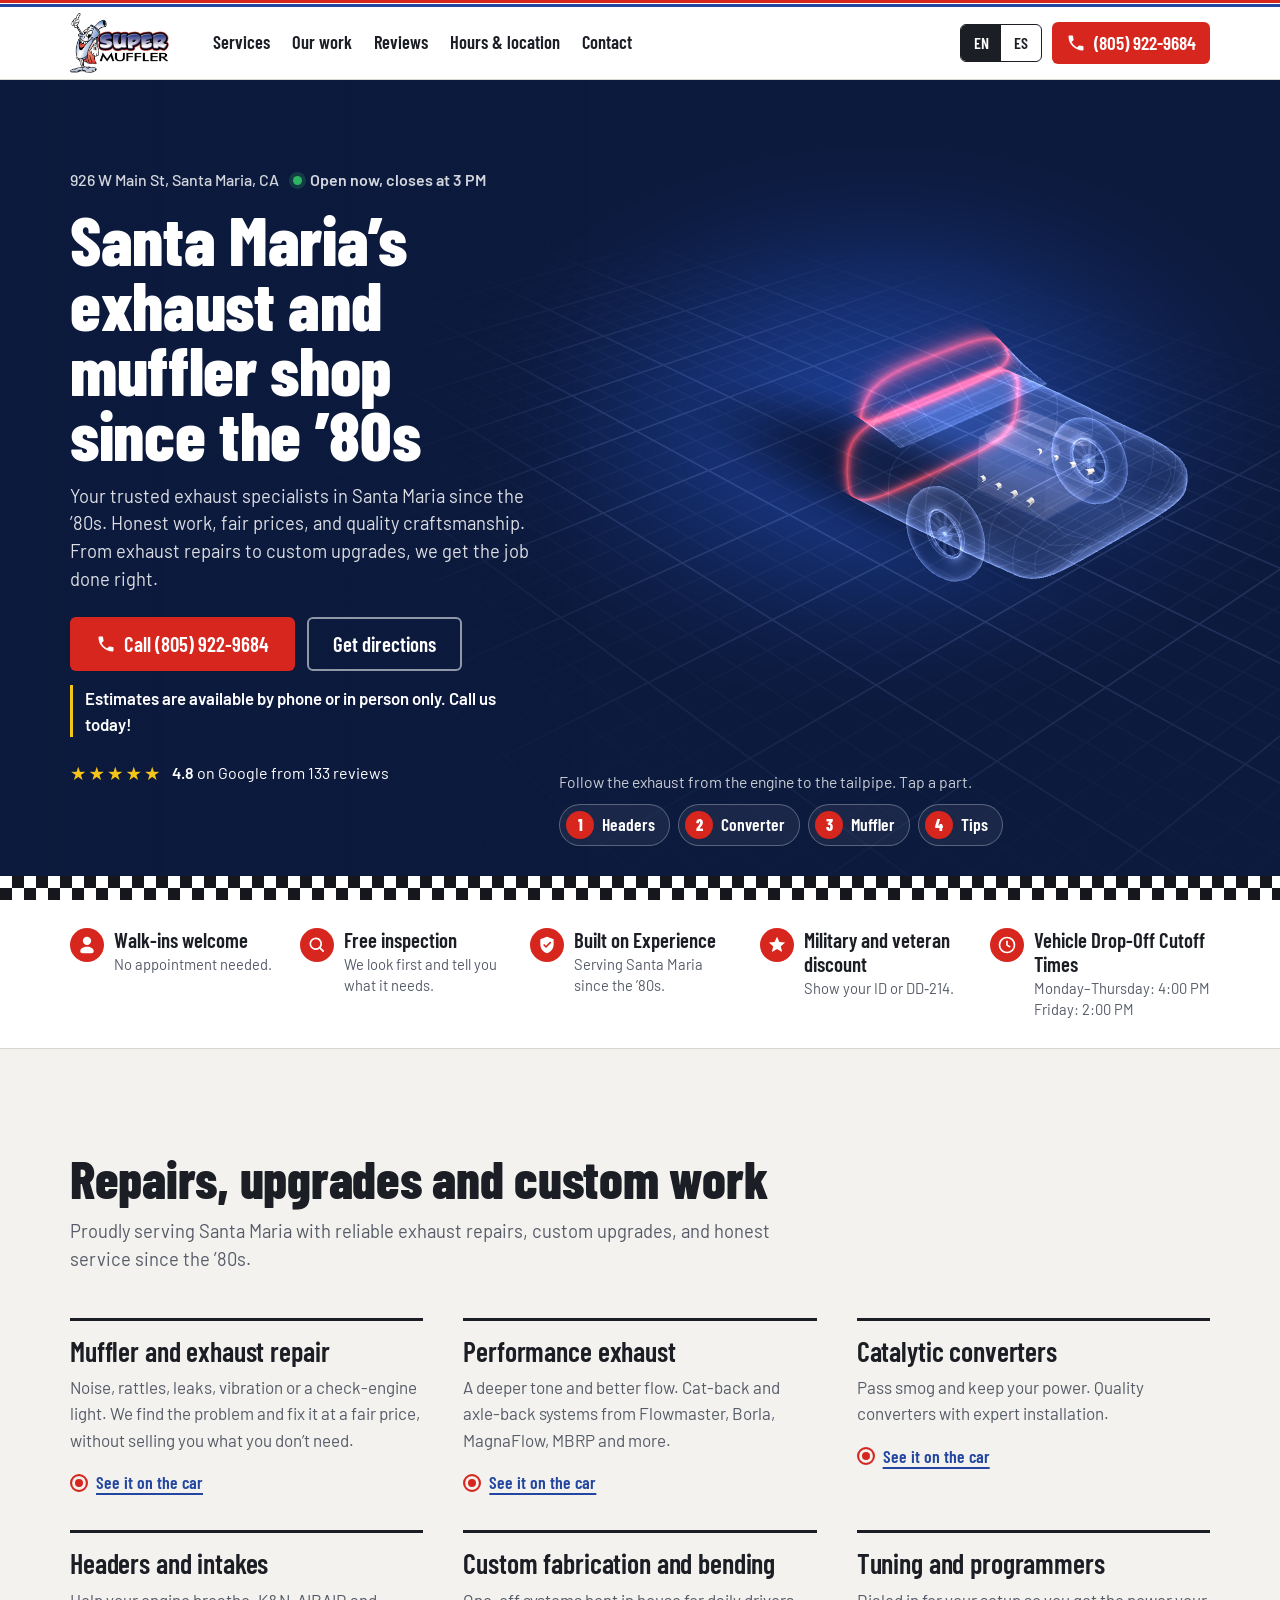
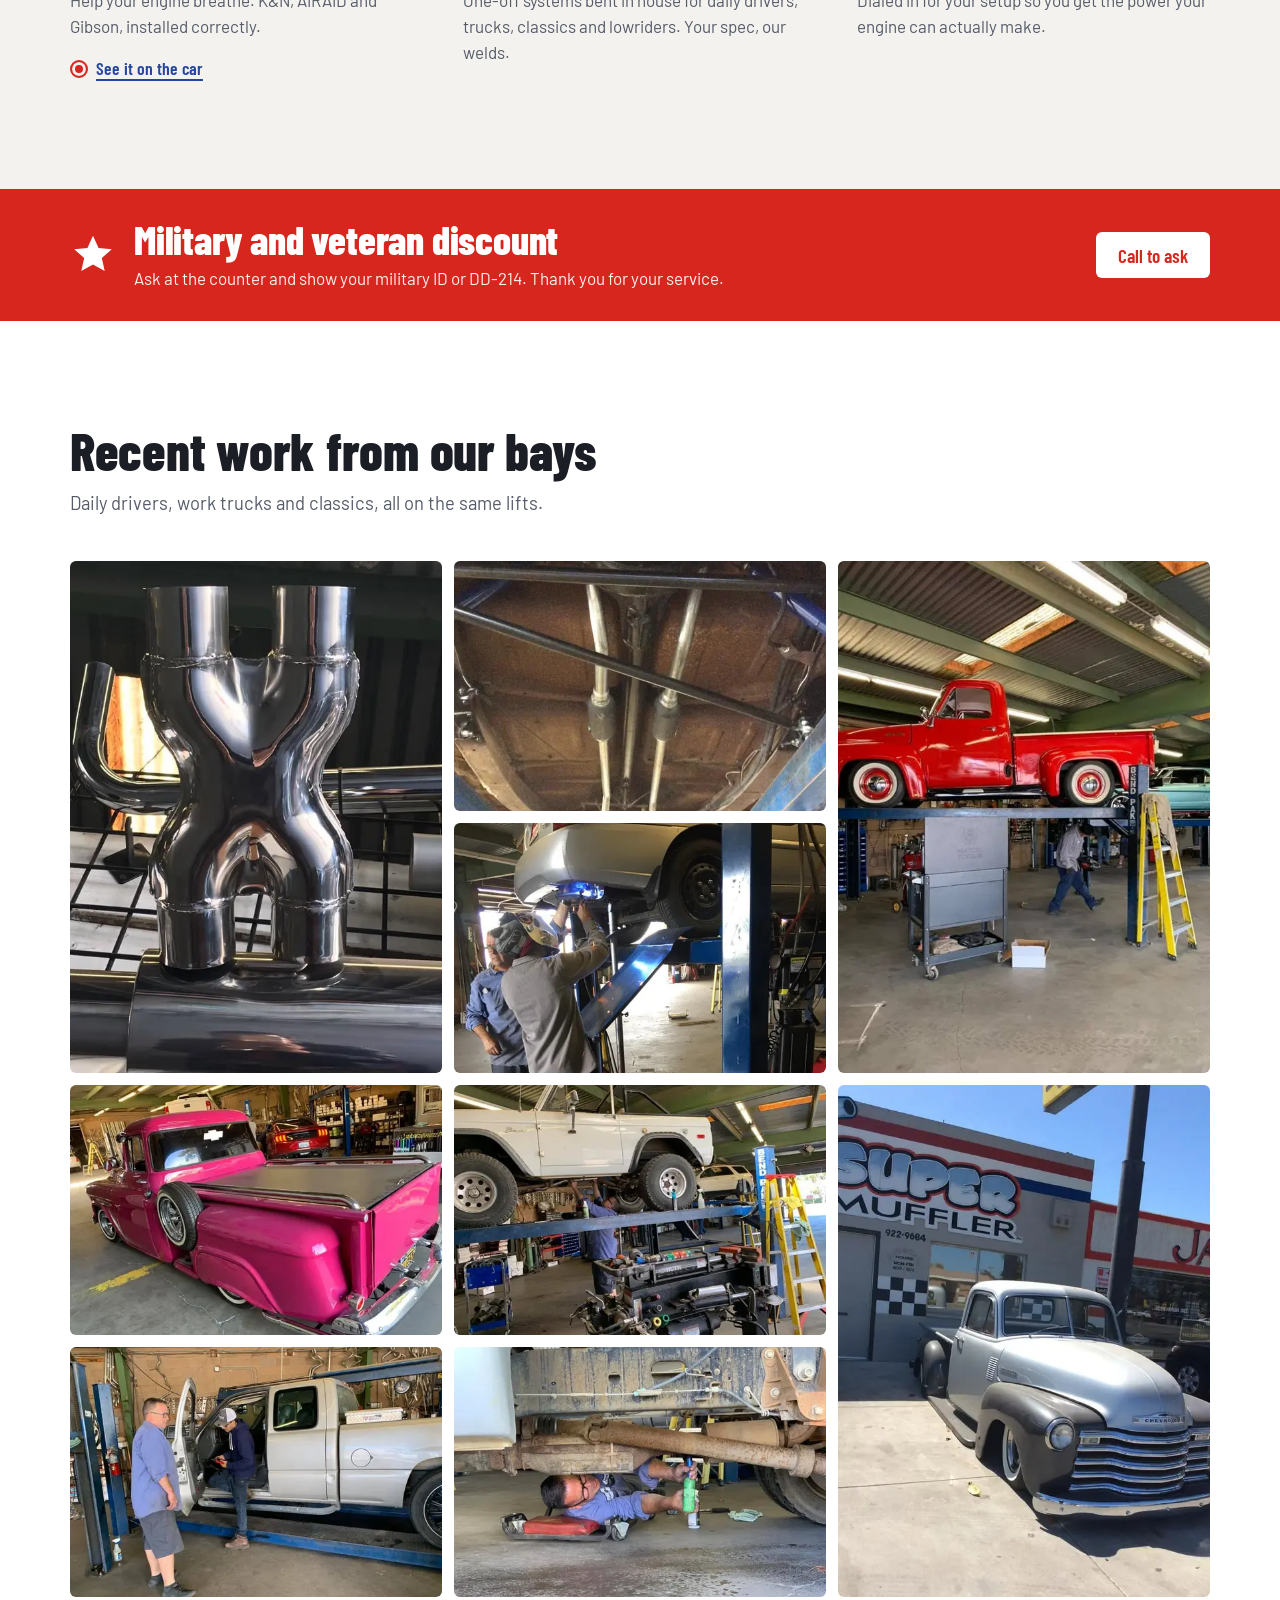
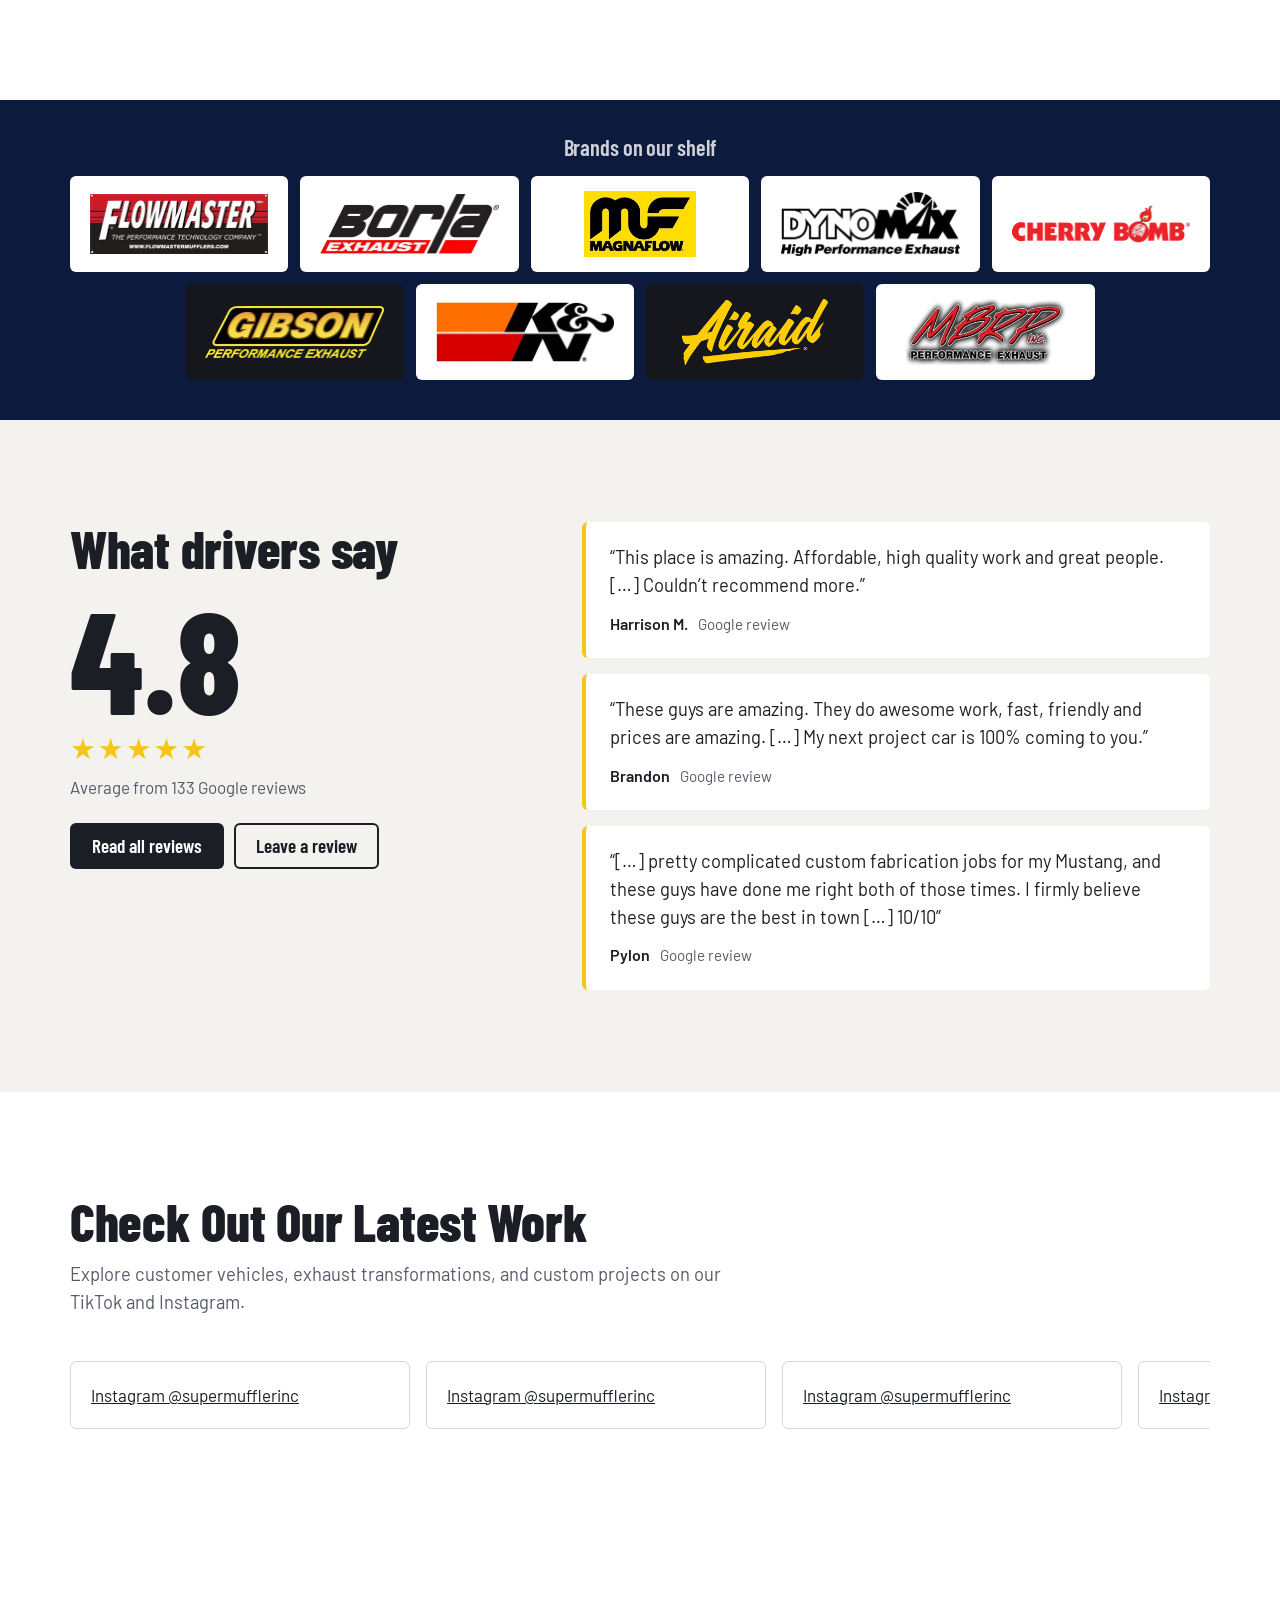
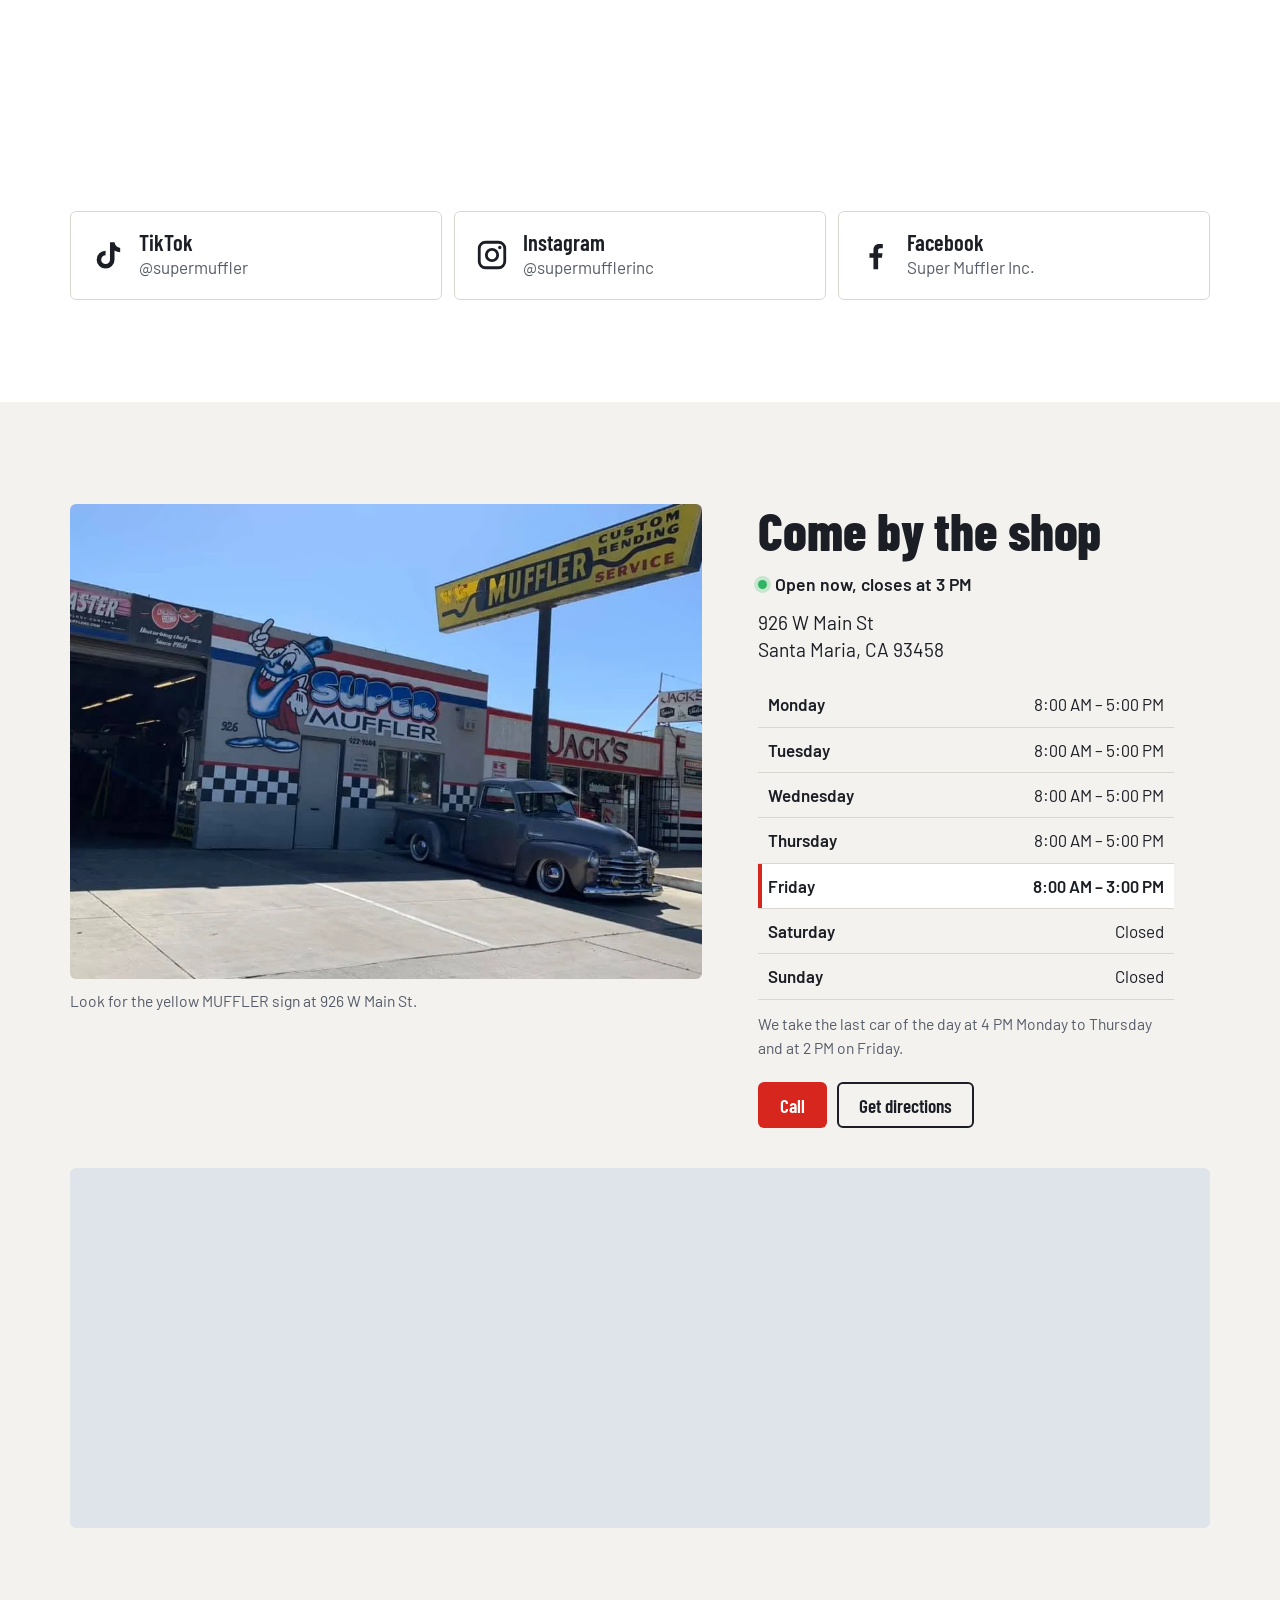
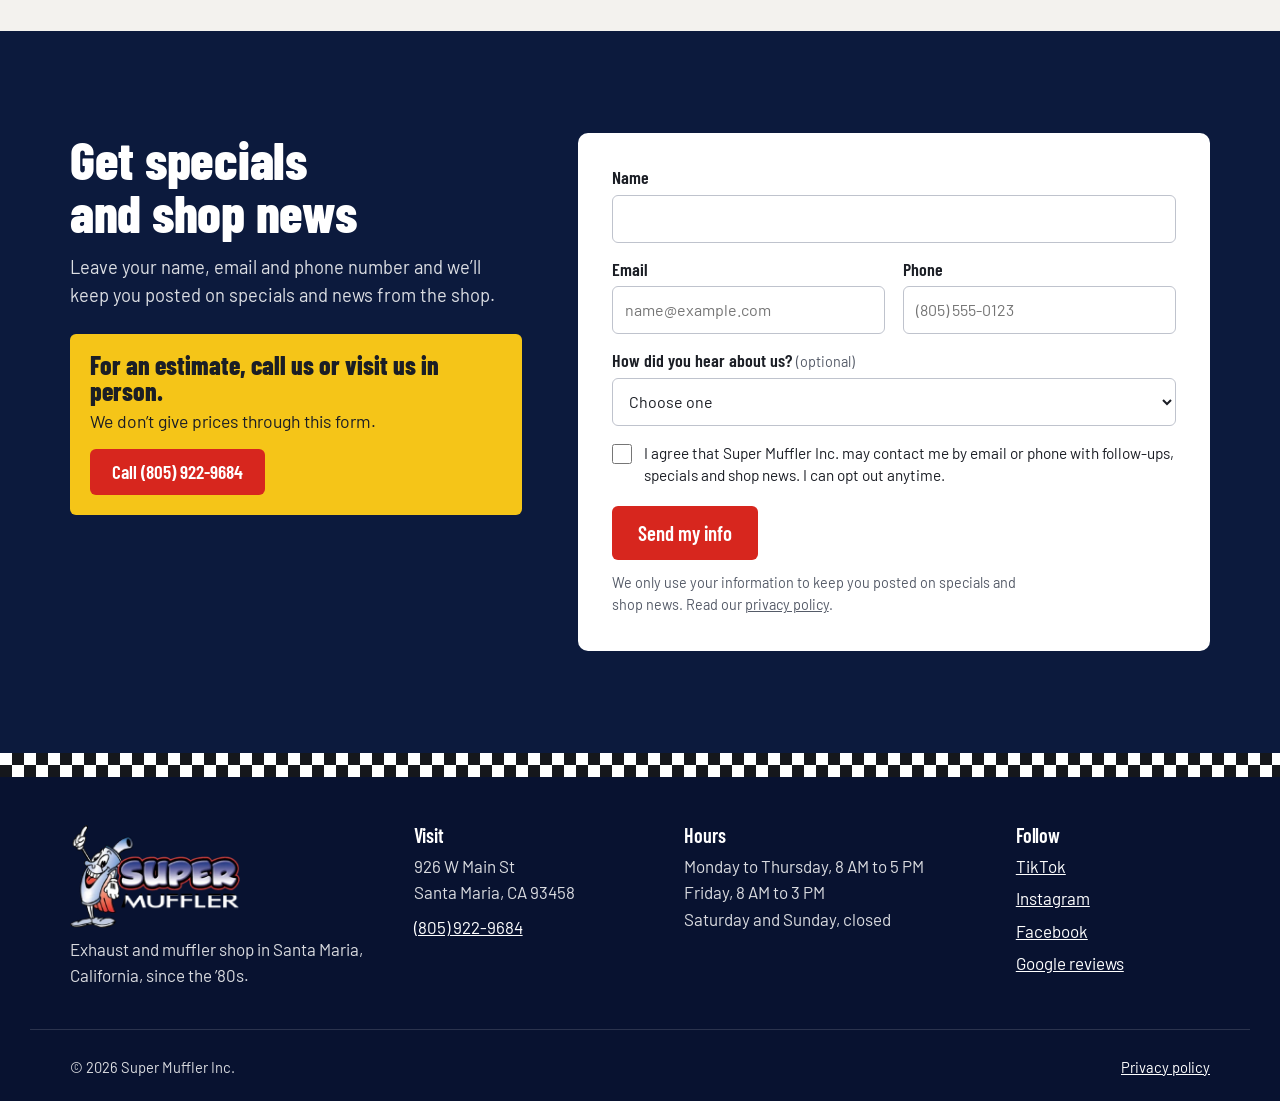
<file: index.html>
<!doctype html>
<html lang="en">
<head>
  <meta charset="utf-8">
  <meta name="viewport" content="width=device-width, initial-scale=1, viewport-fit=cover">
  <title>Exhaust &amp; Muffler Shop in Santa Maria, CA | Super Muffler Inc.</title>
  <meta name="description" content="Muffler repair, performance exhaust, catalytic converters, headers and custom pipe bending in Santa Maria, CA since the '80s. Walk-ins welcome and free inspections. Call (805) 922-9684.">
  <link rel="canonical" href="https://supermufflerinc.com/">
  <meta name="theme-color" content="#0c1a3d">
  <meta name="format-detection" content="telephone=no">

  <meta property="og:type" content="website">
  <meta property="og:site_name" content="Super Muffler Inc.">
  <meta property="og:title" content="Super Muffler Inc. | Exhaust &amp; Muffler Shop in Santa Maria, CA">
  <meta property="og:description" content="Muffler repair, performance exhaust, catalytic converters and custom bending since the '80s. Walk-ins welcome at 926 W Main St.">
  <meta property="og:url" content="https://supermufflerinc.com/">
  <meta property="og:image" content="https://supermufflerinc.com/img/og-image.jpg">
  <meta property="og:image:width" content="1200">
  <meta property="og:image:height" content="630">
  <meta property="og:image:alt" content="The Super Muffler shop on W Main St in Santa Maria, with its yellow MUFFLER sign">
  <meta property="og:locale" content="en_US">
  <meta property="og:locale:alternate" content="es_US">
  <meta name="twitter:card" content="summary_large_image">

  <link rel="icon" href="favicon.ico" sizes="32x32">
  <link rel="icon" href="favicon-48.png" type="image/png" sizes="48x48">
  <link rel="apple-touch-icon" href="apple-touch-icon.png">

  <link rel="preload" href="fonts/barlow-condensed-latin-800-normal.woff2" as="font" type="font/woff2" crossorigin>
  <link rel="preload" href="fonts/barlow-latin-400-normal.woff2" as="font" type="font/woff2" crossorigin>
  <link rel="stylesheet" href="css/styles.css?v=20261123b">

  <script type="application/ld+json">
  {
    "@context": "https://schema.org",
    "@type": "AutoRepair",
    "@id": "https://supermufflerinc.com/#shop",
    "name": "Super Muffler Inc.",
    "description": "Exhaust and muffler shop in Santa Maria, CA since the 1980s: muffler repair, performance exhaust, catalytic converters, headers and intakes, tuning and custom pipe bending.",
    "url": "https://supermufflerinc.com/",
    "telephone": "+1-805-922-9684",
    "image": ["https://supermufflerinc.com/img/og-image.jpg", "https://supermufflerinc.com/img/storefront.webp"],
    "logo": "https://supermufflerinc.com/img/logo.png",
    "address": {
      "@type": "PostalAddress",
      "streetAddress": "926 W Main St",
      "addressLocality": "Santa Maria",
      "addressRegion": "CA",
      "postalCode": "93458",
      "addressCountry": "US"
    },
    "geo": { "@type": "GeoCoordinates", "latitude": 34.9530293, "longitude": -120.4483905 },
    "hasMap": "https://www.google.com/maps?cid=2804484897196101838",
    "openingHoursSpecification": [
      { "@type": "OpeningHoursSpecification", "dayOfWeek": ["Monday", "Tuesday", "Wednesday", "Thursday"], "opens": "08:00", "closes": "17:00" },
      { "@type": "OpeningHoursSpecification", "dayOfWeek": "Friday", "opens": "08:00", "closes": "15:00" }
    ],
    "areaServed": [{ "@type": "City", "name": "Santa Maria" }, { "@type": "AdministrativeArea", "name": "Santa Barbara County" }],
    "sameAs": [
      "https://www.instagram.com/supermufflerinc",
      "https://www.facebook.com/supermufflerinc",
      "https://www.tiktok.com/@supermuffler"
    ],
    "makesOffer": [
      { "@type": "Offer", "itemOffered": { "@type": "Service", "name": "Muffler repair and replacement" } },
      { "@type": "Offer", "itemOffered": { "@type": "Service", "name": "Performance exhaust systems" } },
      { "@type": "Offer", "itemOffered": { "@type": "Service", "name": "Catalytic converter replacement" } },
      { "@type": "Offer", "itemOffered": { "@type": "Service", "name": "Headers and cold-air intakes" } },
      { "@type": "Offer", "itemOffered": { "@type": "Service", "name": "Custom exhaust fabrication and pipe bending" } },
      { "@type": "Offer", "itemOffered": { "@type": "Service", "name": "Tuning and programmers" } }
    ]
  }
  </script>
</head>
<body>
  <a class="skip" href="#main" data-i18n="skip">Skip to content</a>

  <!-- ================= HEADER ================= -->
  <header class="site-header" id="siteHeader">
    <div class="notice" id="shopNotice" role="status" hidden>
      <div class="wrap notice-row">
        <svg class="notice-icon" aria-hidden="true" viewBox="0 0 24 24"><path d="M7 2h2v2h6V2h2v2h3a1 1 0 0 1 1 1v15a1 1 0 0 1-1 1H4a1 1 0 0 1-1-1V5a1 1 0 0 1 1-1h3V2Zm12 8H5v9h14v-9ZM5 6v2h14V6H5Zm3.3 5.9 1.4-1.4 2.3 2.3 2.3-2.3 1.4 1.4-2.3 2.3 2.3 2.3-1.4 1.4-2.3-2.3-2.3 2.3-1.4-1.4 2.3-2.3-2.3-2.3Z"/></svg>
        <p class="notice-text" data-notice-text></p>
        <button type="button" class="notice-close" data-notice-close aria-label="Hide notice"><span aria-hidden="true">&times;</span></button>
      </div>
    </div>
    <div class="wrap header-row">
      <a class="brand" href="#top" aria-label="Super Muffler Inc., back to top" data-i18n-attr="aria-label:brand.aria">
        <picture>
          <source srcset="img/logo.webp" type="image/webp">
          <img src="img/logo.png" alt="Super Muffler" width="360" height="218">
        </picture>
      </a>

      <nav class="nav" id="siteNav" aria-label="Main" data-i18n-attr="aria-label:nav.aria">
        <a href="#services" data-i18n="nav.services">Services</a>
        <a href="#work" data-i18n="nav.work">Our work</a>
        <a href="#reviews" data-i18n="nav.reviews">Reviews</a>
        <a href="#visit" data-i18n="nav.visit">Hours &amp; location</a>
        <a href="#contact" data-i18n="nav.contact">Contact</a>
      </nav>

      <div class="header-actions">
        <div class="lang" role="group" aria-label="Language / Idioma">
          <button type="button" class="lang-btn" data-lang="en" aria-pressed="true">EN</button>
          <button type="button" class="lang-btn" data-lang="es" aria-pressed="false">ES</button>
        </div>
        <a class="btn btn-red btn-call" href="tel:+18059229684">
          <svg aria-hidden="true" viewBox="0 0 24 24"><path d="M6.6 10.8a15.1 15.1 0 0 0 6.6 6.6l2.2-2.2c.3-.3.7-.4 1-.2 1.1.4 2.3.6 3.6.6.6 0 1 .4 1 1V20c0 .6-.4 1-1 1A17 17 0 0 1 3 4c0-.6.4-1 1-1h3.5c.6 0 1 .4 1 1 0 1.3.2 2.5.6 3.6.1.3 0 .7-.2 1l-2.3 2.2Z"/></svg>
          <span>(805) 922-9684</span>
        </a>
        <button type="button" class="menu-btn" id="menuBtn" aria-expanded="false" aria-controls="siteNav">
          <span class="sr-only" data-i18n="nav.menu">Menu</span>
          <span class="menu-icon" aria-hidden="true"></span>
        </button>
      </div>
    </div>
  </header>

  <main id="main">
    <!-- ================= HERO + 3D ================= -->
    <section class="hero" id="top" aria-labelledby="heroTitle">
      <div class="hero-3d" id="hero3d" aria-hidden="true">
        <button type="button" class="x3d-label" data-part="headers" tabindex="-1"><span class="x3d-dot">1</span><span class="x3d-name" data-i18n="part.headers.short">Headers</span></button>
        <button type="button" class="x3d-label" data-part="cat" tabindex="-1"><span class="x3d-dot">2</span><span class="x3d-name" data-i18n="part.cat.short">Catalytic converter</span></button>
        <button type="button" class="x3d-label" data-part="muffler" tabindex="-1"><span class="x3d-dot">3</span><span class="x3d-name" data-i18n="part.muffler.short">Muffler</span></button>
        <button type="button" class="x3d-label" data-part="tips" tabindex="-1"><span class="x3d-dot">4</span><span class="x3d-name" data-i18n="part.tips.short">Tailpipe and tips</span></button>
      </div>

      <div class="wrap hero-grid">
        <div class="hero-copy">
          <p class="hero-where">
            <span>926 W Main St, Santa Maria, CA</span>
            <span class="status" data-status><span class="status-dot" aria-hidden="true"></span><span data-status-text></span></span>
          </p>
          <h1 id="heroTitle" data-i18n="hero.title">Santa Maria’s exhaust and muffler shop since the ’80s</h1>
          <p class="hero-lede" data-i18n="hero.lede">Your trusted exhaust specialists in Santa Maria since the ’80s. Honest work, fair prices, and quality craftsmanship. From exhaust repairs to custom upgrades, we get the job done right.</p>
          <div class="hero-ctas">
            <a class="btn btn-red btn-lg" href="tel:+18059229684">
              <svg aria-hidden="true" viewBox="0 0 24 24"><path d="M6.6 10.8a15.1 15.1 0 0 0 6.6 6.6l2.2-2.2c.3-.3.7-.4 1-.2 1.1.4 2.3.6 3.6.6.6 0 1 .4 1 1V20c0 .6-.4 1-1 1A17 17 0 0 1 3 4c0-.6.4-1 1-1h3.5c.6 0 1 .4 1 1 0 1.3.2 2.5.6 3.6.1.3 0 .7-.2 1l-2.3 2.2Z"/></svg>
              <span data-i18n="cta.call">Call (805) 922-9684</span>
            </a>
            <a class="btn btn-ghost btn-lg" href="https://www.google.com/maps/dir/?api=1&amp;destination=Super+Muffler%2C+926+W+Main+St%2C+Santa+Maria%2C+CA+93458" target="_blank" rel="noopener" data-i18n="cta.directions">Get directions</a>
          </div>
          <p class="hero-estimate" data-i18n="hero.estimate">Estimates are available by phone or in person only. Call us today!</p>
          <a class="hero-rating" href="https://www.google.com/maps?cid=2804484897196101838" target="_blank" rel="noopener">
            <span class="stars" aria-hidden="true">★★★★★</span>
            <span><strong>4.8</strong> <span data-i18n="hero.rating">on Google from 133 reviews</span></span>
          </a>
        </div>

        <div class="hero-stage">
          <div class="stage-car" id="stageCar">
            <img class="x3d-poster" id="x3dPoster" src="img/exhaust-poster.webp" alt="" width="1200" height="760" hidden>
          </div>
          <div class="stage-ui">
            <p class="stage-hint" data-i18n="stage.hint">Follow the exhaust from the engine to the tailpipe. Tap a part.</p>
            <div class="chips" role="group" aria-label="Exhaust parts" data-i18n-attr="aria-label:stage.aria">
              <button type="button" class="chip" data-part="headers" aria-pressed="false"><span class="chip-num">1</span><span data-i18n="part.headers.short">Headers</span></button>
              <button type="button" class="chip" data-part="cat" aria-pressed="false"><span class="chip-num">2</span><span data-i18n="part.cat.chip">Converter</span></button>
              <button type="button" class="chip" data-part="muffler" aria-pressed="false"><span class="chip-num">3</span><span data-i18n="part.muffler.short">Muffler</span></button>
              <button type="button" class="chip" data-part="tips" aria-pressed="false"><span class="chip-num">4</span><span data-i18n="part.tips.chip">Tips</span></button>
            </div>
            <div class="x3d-panel" id="partPanel" hidden>
              <article data-part-info="headers">
                <p class="panel-num">1</p>
                <h2 data-i18n="part.headers.title">Headers and intakes</h2>
                <p data-i18n="part.headers.text">Headers replace the restrictive factory manifold so your engine breathes out easier, and a cold-air intake helps it breathe in. We install K&amp;N, AIRAID, Gibson and more.</p>
              </article>
              <article data-part-info="cat">
                <p class="panel-num">2</p>
                <h2 data-i18n="part.cat.title">Catalytic converter</h2>
                <p data-i18n="part.cat.text">It cleans up the exhaust so your car can pass smog. Failing, rattling, stolen or throwing a code? We install quality replacements, done right the first time.</p>
              </article>
              <article data-part-info="muffler">
                <p class="panel-num">3</p>
                <h2 data-i18n="part.muffler.title">Muffler</h2>
                <p data-i18n="part.muffler.text">The muffler decides how your car sounds. We fix the noisy ones and install performance mufflers for a deeper tone.</p>
              </article>
              <article data-part-info="tips">
                <p class="panel-num">4</p>
                <h2 data-i18n="part.tips.title">Tailpipe and tips</h2>
                <p data-i18n="part.tips.text">The finishing touch. Clean tailpipe routing and polished tips, single or dual, bent to fit your car or truck.</p>
              </article>
              <div class="panel-actions">
                <a class="btn btn-red btn-sm" href="tel:+18059229684" data-i18n="part.call">Call about this</a>
                <button type="button" class="btn btn-ghost btn-sm" data-part-close data-i18n="part.back">Show the whole car</button>
              </div>
            </div>
          </div>
        </div>
      </div>
    </section>
    <div class="checker" aria-hidden="true"></div>

    <!-- ================= QUICK FACTS ================= -->
    <section class="facts" aria-label="Why drivers come to us" data-i18n-attr="aria-label:facts.aria">
      <ul class="wrap facts-list">
        <li>
          <svg aria-hidden="true" viewBox="0 0 24 24"><path d="M12 2a5 5 0 1 1 0 10 5 5 0 0 1 0-10Zm0 12c4.4 0 8 2.2 8 5v3H4v-3c0-2.8 3.6-5 8-5Z"/></svg>
          <div><strong data-i18n="facts.walkin.t">Walk-ins welcome</strong><span data-i18n="facts.walkin.d">No appointment needed.</span></div>
        </li>
        <li>
          <svg aria-hidden="true" viewBox="0 0 24 24"><path d="M10.5 3a7.5 7.5 0 0 1 6 12l4.3 4.3-1.5 1.5-4.3-4.3A7.5 7.5 0 1 1 10.5 3Zm0 2a5.5 5.5 0 1 0 0 11 5.5 5.5 0 0 0 0-11Z"/></svg>
          <div><strong data-i18n="facts.inspect.t">Free inspection</strong><span data-i18n="facts.inspect.d">We look first and tell you what it needs.</span></div>
        </li>
        <li>
          <svg aria-hidden="true" viewBox="0 0 24 24"><path d="M12 2 4 5v6c0 5 3.4 9.5 8 11 4.6-1.5 8-6 8-11V5l-8-3Zm-1.2 13.6-3.5-3.5 1.4-1.4 2.1 2.1 4.9-4.9 1.4 1.4-6.3 6.3Z"/></svg>
          <div><strong data-i18n="facts.exp.t">Built on Experience</strong><span data-i18n="facts.exp.d">Serving Santa Maria since the ’80s.</span></div>
        </li>
        <li>
          <svg aria-hidden="true" viewBox="0 0 24 24"><path d="m12 2 2.9 6.3 6.9.7-5.2 4.6 1.5 6.8L12 16.9l-6.1 3.5 1.5-6.8L2.2 9l6.9-.7L12 2Z"/></svg>
          <div><strong data-i18n="facts.vet.t">Military and veteran discount</strong><span data-i18n="facts.vet.d">Show your ID or DD&#8209;214.</span></div>
        </li>
        <li>
          <svg aria-hidden="true" viewBox="0 0 24 24"><path d="M12 2a10 10 0 1 1 0 20 10 10 0 0 1 0-20Zm0 2a8 8 0 1 0 0 16 8 8 0 0 0 0-16Zm1 3v4.6l3.4 2-1 1.7L11 12.7V7h2Z"/></svg>
          <div><strong data-i18n="facts.cutoff.t">Vehicle Drop-Off Cutoff Times</strong><span class="nowrap-lines" data-i18n-html="facts.cutoff.d">Monday–Thursday: 4:00 PM<br>Friday: 2:00 PM</span></div>
        </li>
      </ul>
    </section>

    <!-- ================= SERVICES ================= -->
    <section class="section services" id="services" aria-labelledby="servicesTitle">
      <div class="wrap">
        <div class="section-head">
          <h2 id="servicesTitle" data-i18n="services.title">Repairs, upgrades and custom work</h2>
          <p data-i18n="services.lede">Proudly serving Santa Maria with reliable exhaust repairs, custom upgrades, and honest service since the ’80s.</p>
        </div>
        <ul class="service-list">
          <li class="service">
            <h3 data-i18n="svc.muffler.t">Muffler and exhaust repair</h3>
            <p data-i18n="svc.muffler.d">Noise, rattles, leaks, vibration or a check-engine light. We find the problem and fix it at a fair price, without selling you what you don’t need.</p>
            <button type="button" class="see-part" data-goto-part="muffler" data-i18n="svc.see">See it on the car</button>
          </li>
          <li class="service">
            <h3 data-i18n="svc.perf.t">Performance exhaust</h3>
            <p data-i18n="svc.perf.d">A deeper tone and better flow. Cat-back and axle-back systems from Flowmaster, Borla, MagnaFlow, MBRP and more.</p>
            <button type="button" class="see-part" data-goto-part="tips" data-i18n="svc.see">See it on the car</button>
          </li>
          <li class="service">
            <h3 data-i18n="svc.cat.t">Catalytic converters</h3>
            <p data-i18n="svc.cat.d">Pass smog and keep your power. Quality converters with expert installation.</p>
            <button type="button" class="see-part" data-goto-part="cat" data-i18n="svc.see">See it on the car</button>
          </li>
          <li class="service">
            <h3 data-i18n="svc.headers.t">Headers and intakes</h3>
            <p data-i18n="svc.headers.d">Help your engine breathe. K&amp;N, AIRAID and Gibson, installed correctly.</p>
            <button type="button" class="see-part" data-goto-part="headers" data-i18n="svc.see">See it on the car</button>
          </li>
          <li class="service">
            <h3 data-i18n="svc.custom.t">Custom fabrication and bending</h3>
            <p data-i18n="svc.custom.d">One-off systems bent in house for daily drivers, trucks, classics and lowriders. Your spec, our welds.</p>
          </li>
          <li class="service">
            <h3 data-i18n="svc.tune.t">Tuning and programmers</h3>
            <p data-i18n="svc.tune.d">Dialed in for your setup so you get the power your engine can actually make.</p>
          </li>
        </ul>
      </div>
    </section>

    <!-- ================= VETERANS ================= -->
    <section class="vets" aria-labelledby="vetsTitle">
      <div class="wrap vets-row">
        <svg class="vets-star" aria-hidden="true" viewBox="0 0 24 24"><path d="m12 2 2.9 6.3 6.9.7-5.2 4.6 1.5 6.8L12 16.9l-6.1 3.5 1.5-6.8L2.2 9l6.9-.7L12 2Z"/></svg>
        <div>
          <h2 id="vetsTitle" data-i18n="vets.title">Military and veteran discount</h2>
          <p data-i18n="vets.text">Ask at the counter and show your military ID or DD-214. Thank you for your service.</p>
        </div>
        <a class="btn btn-white" href="tel:+18059229684" data-i18n="vets.cta">Call to ask</a>
      </div>
    </section>

    <!-- ================= GALLERY ================= -->
    <section class="section work" id="work" aria-labelledby="workTitle">
      <div class="wrap">
        <div class="section-head">
          <h2 id="workTitle" data-i18n="work.title">Recent work from our bays</h2>
          <p data-i18n="work.lede">Daily drivers, work trucks and classics, all on the same lifts.</p>
        </div>
        <ul class="gallery" id="gallery">
          <li class="g-tall"><button type="button" class="g-item" data-full="img/gallery/xpipe.webp"><img src="img/gallery/xpipe-sm.webp" width="560" height="747" loading="lazy" decoding="async" alt="Custom chrome X-pipe" data-i18n-attr="alt:g.xpipe"></button></li>
          <li><button type="button" class="g-item" data-full="img/gallery/dual-exhaust.webp"><img src="img/gallery/dual-exhaust-sm.webp" width="560" height="560" loading="lazy" decoding="async" alt="Dual exhaust seen from under the car" data-i18n-attr="alt:g.dual"></button></li>
          <li class="g-tall"><button type="button" class="g-item" data-full="img/gallery/classic-red.webp"><img src="img/gallery/classic-red-sm.webp" width="560" height="747" loading="lazy" decoding="async" alt="Red classic pickup on the lift" data-i18n-attr="alt:g.red"></button></li>
          <li><button type="button" class="g-item" data-full="img/gallery/welding.webp"><img src="img/gallery/welding-sm.webp" width="560" height="442" loading="lazy" decoding="async" alt="Welding under a car on the lift" data-i18n-attr="alt:g.weld"></button></li>
          <li><button type="button" class="g-item" data-full="img/gallery/classic-pink.webp"><img src="img/gallery/classic-pink-sm.webp" width="560" height="420" loading="lazy" decoding="async" alt="Pink classic pickup in the shop" data-i18n-attr="alt:g.pink"></button></li>
          <li><button type="button" class="g-item" data-full="img/gallery/vintage-4x4.webp"><img src="img/gallery/vintage-4x4-sm.webp" width="560" height="420" loading="lazy" decoding="async" alt="Vintage 4x4 up on the lift" data-i18n-attr="alt:g.4x4"></button></li>
          <li class="g-tall"><button type="button" class="g-item" data-full="img/gallery/out-front.webp"><img src="img/gallery/out-front-sm.webp" width="560" height="764" loading="lazy" decoding="async" alt="Lowered classic truck parked in front of the shop" data-i18n-attr="alt:g.front"></button></li>
          <li><button type="button" class="g-item" data-full="img/gallery/crew.webp"><img src="img/gallery/crew-sm.webp" width="560" height="420" loading="lazy" decoding="async" alt="The crew working on a pickup" data-i18n-attr="alt:g.crew"></button></li>
          <li><button type="button" class="g-item" data-full="img/gallery/under-truck.webp"><img src="img/gallery/under-truck-sm.webp" width="560" height="420" loading="lazy" decoding="async" alt="Mechanic working under a truck" data-i18n-attr="alt:g.under"></button></li>
        </ul>
      </div>
    </section>

    <!-- ================= BRANDS ================= -->
    <section class="brands" aria-labelledby="brandsTitle">
      <div class="wrap brands-row">
        <h2 id="brandsTitle" data-i18n="brands.title">Brands on our shelf</h2>
        <ul class="brand-list">
          <li><img src="img/brands/flowmaster.webp" alt="Flowmaster" width="360" height="120" loading="lazy" decoding="async"></li>
          <li><img src="img/brands/borla.webp" alt="Borla" width="360" height="120" loading="lazy" decoding="async"></li>
          <li><img src="img/brands/magnaflow.webp" alt="MagnaFlow" width="219" height="130" loading="lazy" decoding="async"></li>
          <li><img src="img/brands/dynomax.webp" alt="Dynomax" width="360" height="129" loading="lazy" decoding="async"></li>
          <li><img src="img/brands/cherrybomb.webp" alt="Cherry Bomb" width="360" height="76" loading="lazy" decoding="async"></li>
          <li class="is-dark"><img src="img/brands/gibson.webp" alt="Gibson" width="360" height="104" loading="lazy" decoding="async"></li>
          <li><img src="img/brands/kn.webp" alt="K&amp;N" width="360" height="122" loading="lazy" decoding="async"></li>
          <li class="is-dark"><img src="img/brands/airaid.webp" alt="AIRAID" width="287" height="130" loading="lazy" decoding="async"></li>
          <li><img src="img/brands/mbrp.webp" alt="MBRP" width="294" height="122" loading="lazy" decoding="async"></li>
        </ul>
      </div>
    </section>

    <!-- ================= REVIEWS ================= -->
    <section class="section reviews" id="reviews" aria-labelledby="reviewsTitle">
      <div class="wrap reviews-grid">
        <div class="score">
          <h2 id="reviewsTitle" data-i18n="reviews.title">What drivers say</h2>
          <p class="score-num">4.8</p>
          <p class="stars stars-lg" aria-hidden="true">★★★★★</p>
          <p class="score-sub" data-i18n="reviews.count">Average from 133 Google reviews</p>
          <div class="score-actions">
            <a class="btn btn-ink" href="https://www.google.com/maps?cid=2804484897196101838" target="_blank" rel="noopener" data-i18n="reviews.all">Read all reviews</a>
            <a class="btn btn-outline" href="https://share.google/nqjEWobwrklyMOAn0" target="_blank" rel="noopener" data-i18n="reviews.leave">Leave a review</a>
          </div>
        </div>
        <ul class="review-list">
          <li class="review">
            <blockquote>
              <p data-i18n="rev.1">“This place is amazing. Affordable, high quality work and great people. […] Couldn’t recommend more.”</p>
            </blockquote>
            <p class="review-by"><strong>Harrison M.</strong> <span data-i18n="rev.src">Google review</span></p>
          </li>
          <li class="review">
            <blockquote>
              <p data-i18n="rev.2">“These guys are amazing. They do awesome work, fast, friendly and prices are amazing. […] My next project car is 100% coming to you.”</p>
            </blockquote>
            <p class="review-by"><strong>Brandon</strong> <span data-i18n="rev.src">Google review</span></p>
          </li>
          <li class="review">
            <blockquote>
              <p data-i18n="rev.3">“[…] pretty complicated custom fabrication jobs for my Mustang, and these guys have done me right both of those times. I firmly believe these guys are the best in town […] 10/10”</p>
            </blockquote>
            <p class="review-by"><strong>Pylon</strong> <span data-i18n="rev.src">Google review</span></p>
          </li>
        </ul>
      </div>
    </section>

    <!-- ================= VIDEOS / SOCIAL ================= -->
    <section class="section social" id="videos" aria-labelledby="socialTitle">
      <div class="wrap">
        <div class="section-head">
          <h2 id="socialTitle" data-i18n="social.title">Check Out Our Latest Work</h2>
          <p data-i18n="social.lede">Explore customer vehicles, exhaust transformations, and custom projects on our TikTok and Instagram.</p>
        </div>
        <div class="video-grid" id="videoGrid" hidden></div>
        <ul class="social-list">
          <li>
            <a class="social-card" href="https://www.tiktok.com/@supermuffler" target="_blank" rel="noopener">
              <svg aria-hidden="true" viewBox="0 0 24 24"><path d="M16.6 3c.4 2.2 1.9 3.8 4 4v3.1a7.6 7.6 0 0 1-4-1.2v6.4A6.3 6.3 0 1 1 10.3 9v3.2a3.1 3.1 0 1 0 3.1 3.1V3h3.2Z"/></svg>
              <span class="social-name">TikTok</span>
              <span class="social-handle">@supermuffler</span>
            </a>
          </li>
          <li>
            <a class="social-card" href="https://www.instagram.com/supermufflerinc" target="_blank" rel="noopener">
              <svg aria-hidden="true" viewBox="0 0 24 24"><path d="M12 7a5 5 0 1 1 0 10 5 5 0 0 1 0-10Zm0 2a3 3 0 1 0 0 6 3 3 0 0 0 0-6Zm5.5-3.5a1.2 1.2 0 1 1 0 2.4 1.2 1.2 0 0 1 0-2.4ZM7.5 2h9A5.5 5.5 0 0 1 22 7.5v9a5.5 5.5 0 0 1-5.5 5.5h-9A5.5 5.5 0 0 1 2 16.5v-9A5.5 5.5 0 0 1 7.5 2Zm0 2A3.5 3.5 0 0 0 4 7.5v9A3.5 3.5 0 0 0 7.5 20h9a3.5 3.5 0 0 0 3.5-3.5v-9A3.5 3.5 0 0 0 16.5 4h-9Z"/></svg>
              <span class="social-name">Instagram</span>
              <span class="social-handle">@supermufflerinc</span>
            </a>
          </li>
          <li>
            <a class="social-card" href="https://www.facebook.com/supermufflerinc" target="_blank" rel="noopener">
              <svg aria-hidden="true" viewBox="0 0 24 24"><path d="M13.5 22v-8h2.7l.4-3.2h-3.1v-2c0-.9.3-1.6 1.6-1.6h1.7V4.3c-.3 0-1.3-.1-2.5-.1-2.5 0-4.1 1.5-4.1 4.2v2.4H7.4V14h2.8v8h3.3Z"/></svg>
              <span class="social-name">Facebook</span>
              <span class="social-handle">Super Muffler Inc.</span>
            </a>
          </li>
        </ul>
      </div>
    </section>

    <!-- ================= VISIT ================= -->
    <section class="section visit" id="visit" aria-labelledby="visitTitle">
      <div class="wrap visit-grid">
        <figure class="storefront">
          <picture>
            <source media="(max-width: 700px)" srcset="img/storefront-sm.webp">
            <img src="img/storefront.webp" width="960" height="720" loading="lazy" decoding="async" alt="Super Muffler storefront on W Main St with the yellow MUFFLER sign" data-i18n-attr="alt:visit.photoAlt">
          </picture>
          <figcaption data-i18n="visit.caption">Look for the yellow MUFFLER sign at 926 W Main St.</figcaption>
        </figure>

        <div class="visit-info">
          <h2 id="visitTitle" data-i18n="visit.title">Come by the shop</h2>
          <p class="status status-lg" data-status><span class="status-dot" aria-hidden="true"></span><span data-status-text></span></p>
          <address>926 W Main St<br>Santa Maria, CA 93458</address>

          <table class="hours" aria-label="Opening hours" data-i18n-attr="aria-label:hours.aria">
            <tbody>
              <tr data-day="1"><th scope="row" data-i18n="day.1">Monday</th><td>8:00 AM – 5:00 PM</td></tr>
              <tr data-day="2"><th scope="row" data-i18n="day.2">Tuesday</th><td>8:00 AM – 5:00 PM</td></tr>
              <tr data-day="3"><th scope="row" data-i18n="day.3">Wednesday</th><td>8:00 AM – 5:00 PM</td></tr>
              <tr data-day="4"><th scope="row" data-i18n="day.4">Thursday</th><td>8:00 AM – 5:00 PM</td></tr>
              <tr data-day="5"><th scope="row" data-i18n="day.5">Friday</th><td>8:00 AM – 3:00 PM</td></tr>
              <tr data-day="6"><th scope="row" data-i18n="day.6">Saturday</th><td data-i18n="day.closed">Closed</td></tr>
              <tr data-day="0"><th scope="row" data-i18n="day.0">Sunday</th><td data-i18n="day.closed">Closed</td></tr>
            </tbody>
          </table>
          <p class="dropoff" data-i18n="visit.dropoff">We take the last car of the day at 4 PM Monday to Thursday and at 2 PM on Friday.</p>

          <div class="visit-actions">
            <a class="btn btn-red" href="tel:+18059229684" data-i18n="visit.call">Call</a>
            <a class="btn btn-outline" href="https://www.google.com/maps/dir/?api=1&amp;destination=Super+Muffler%2C+926+W+Main+St%2C+Santa+Maria%2C+CA+93458" target="_blank" rel="noopener" data-i18n="cta.directions">Get directions</a>
          </div>
        </div>

        <div class="map">
          <iframe title="Map to Super Muffler, 926 W Main St, Santa Maria" data-i18n-attr="title:visit.mapTitle" src="https://www.google.com/maps?q=Super+Muffler,+926+W+Main+St,+Santa+Maria,+CA+93458&amp;z=16&amp;output=embed" loading="lazy" referrerpolicy="no-referrer-when-downgrade"></iframe>
        </div>
      </div>
    </section>

    <!-- ================= CONTACT FORM ================= -->
    <section class="section contact" id="contact" aria-labelledby="contactTitle">
      <div class="wrap contact-grid">
        <div class="contact-copy">
          <h2 id="contactTitle" data-i18n="form.title">Get specials and shop news</h2>
          <p data-i18n="form.lede">Leave your name, email and phone number and we’ll keep you posted on specials and news from the shop.</p>
          <div class="estimate-note">
            <p><strong data-i18n="form.estT">For an estimate, call us or visit us in person.</strong> <span data-i18n="form.estD">We don’t give prices through this form.</span></p>
            <a class="btn btn-red" href="tel:+18059229684" data-i18n="cta.call">Call (805) 922-9684</a>
          </div>
        </div>

        <form class="lead-form" id="leadForm" novalidate>
          <div class="field field-wide">
            <label for="f-name" data-i18n="form.name">Name</label>
            <input id="f-name" name="name" type="text" autocomplete="name" required maxlength="80">
          </div>
          <div class="field">
            <label for="f-email" data-i18n="form.email">Email</label>
            <input id="f-email" name="email" type="email" autocomplete="email" inputmode="email" required maxlength="120" placeholder="name@example.com" data-i18n-attr="placeholder:form.emailph">
          </div>
          <div class="field">
            <label for="f-phone" data-i18n="form.phone">Phone</label>
            <input id="f-phone" name="phone" type="tel" autocomplete="tel" inputmode="tel" required maxlength="25" placeholder="(805) 555-0123">
          </div>
          <div class="field field-wide">
            <label for="f-source"><span data-i18n="form.source">How did you hear about us?</span> <span class="opt" data-i18n="form.optional">(optional)</span></label>
            <select id="f-source" name="source">
              <option value="" data-i18n="src.choose">Choose one</option>
              <option value="Google" data-i18n="src.google">Google</option>
              <option value="Instagram">Instagram</option>
              <option value="Facebook">Facebook</option>
              <option value="TikTok">TikTok</option>
              <option value="Referral" data-i18n="src.referral">A friend or family member</option>
              <option value="Drove by" data-i18n="src.drove">Drove by the shop</option>
              <option value="Other" data-i18n="src.other">Other</option>
            </select>
          </div>

          <div class="hp" aria-hidden="true">
            <label for="f-company">Company</label>
            <input id="f-company" name="company" type="text" tabindex="-1" autocomplete="off">
          </div>

          <label class="check field-wide">
            <input type="checkbox" name="consent" id="f-consent" required>
            <span data-i18n="form.consent">I agree that Super Muffler Inc. may contact me by email or phone with follow-ups, specials and shop news. I can opt out anytime.</span>
          </label>

          <div class="form-foot field-wide">
            <button class="btn btn-red btn-lg" type="submit" id="formSubmit" data-i18n="form.submit">Send my info</button>
            <p class="small" data-i18n-html="form.privacy">We only use your information to keep you posted on specials and shop news. Read our <a href="privacy.html">privacy policy</a>.</p>
          </div>
          <p class="form-status field-wide" id="formStatus" role="status" aria-live="polite"></p>
        </form>
      </div>
    </section>
  </main>

  <!-- ================= FOOTER ================= -->
  <div class="checker" aria-hidden="true"></div>
  <footer class="site-footer">
    <div class="wrap footer-grid">
      <div>
        <picture>
          <source srcset="img/logo-light.webp" type="image/webp">
          <img class="footer-logo" src="img/logo-light.png" alt="Super Muffler" width="360" height="218" loading="lazy">
        </picture>
        <p data-i18n="footer.tag">Exhaust and muffler shop in Santa Maria, California, since the ’80s.</p>
      </div>
      <div>
        <h2 data-i18n="footer.visit">Visit</h2>
        <p>926 W Main St<br>Santa Maria, CA 93458</p>
        <p><a href="tel:+18059229684">(805) 922-9684</a></p>
      </div>
      <div>
        <h2 data-i18n="footer.hours">Hours</h2>
        <p data-i18n-html="footer.hoursText">Monday to Thursday, 8 AM to 5 PM<br>Friday, 8 AM to 3 PM<br>Saturday and Sunday, closed</p>
      </div>
      <div>
        <h2 data-i18n="footer.follow">Follow</h2>
        <ul class="footer-links">
          <li><a href="https://www.tiktok.com/@supermuffler" target="_blank" rel="noopener">TikTok</a></li>
          <li><a href="https://www.instagram.com/supermufflerinc" target="_blank" rel="noopener">Instagram</a></li>
          <li><a href="https://www.facebook.com/supermufflerinc" target="_blank" rel="noopener">Facebook</a></li>
          <li><a href="https://www.google.com/maps?cid=2804484897196101838" target="_blank" rel="noopener" data-i18n="footer.google">Google reviews</a></li>
        </ul>
      </div>
    </div>
    <div class="wrap footer-bottom">
      <p>© <span id="year">2026</span> Super Muffler Inc.</p>
      <p><a href="privacy.html" data-i18n="footer.privacy">Privacy policy</a></p>
    </div>
  </footer>

  <!-- mobile action bar -->
  <nav class="action-bar" aria-label="Quick actions" data-i18n-attr="aria-label:bar.aria">
    <a href="tel:+18059229684">
      <svg aria-hidden="true" viewBox="0 0 24 24"><path d="M6.6 10.8a15.1 15.1 0 0 0 6.6 6.6l2.2-2.2c.3-.3.7-.4 1-.2 1.1.4 2.3.6 3.6.6.6 0 1 .4 1 1V20c0 .6-.4 1-1 1A17 17 0 0 1 3 4c0-.6.4-1 1-1h3.5c.6 0 1 .4 1 1 0 1.3.2 2.5.6 3.6.1.3 0 .7-.2 1l-2.3 2.2Z"/></svg>
      <span data-i18n="bar.call">Call</span>
    </a>
    <a href="https://www.google.com/maps/dir/?api=1&amp;destination=Super+Muffler%2C+926+W+Main+St%2C+Santa+Maria%2C+CA+93458" target="_blank" rel="noopener">
      <svg aria-hidden="true" viewBox="0 0 24 24"><path d="M12 2a7 7 0 0 1 7 7c0 5.2-7 13-7 13S5 14.2 5 9a7 7 0 0 1 7-7Zm0 4.5a2.5 2.5 0 1 0 0 5 2.5 2.5 0 0 0 0-5Z"/></svg>
      <span data-i18n="bar.directions">Directions</span>
    </a>
  </nav>

  <!-- photo viewer -->
  <dialog class="lightbox" id="lightbox" aria-label="Photo viewer" data-i18n-attr="aria-label:lb.aria">
    <img id="lbImg" alt="">
    <p id="lbCaption"></p>
    <button type="button" class="lb-btn lb-close" data-lb="close" aria-label="Close" data-i18n-attr="aria-label:lb.close">×</button>
    <button type="button" class="lb-btn lb-prev" data-lb="prev" aria-label="Previous photo" data-i18n-attr="aria-label:lb.prev">‹</button>
    <button type="button" class="lb-btn lb-next" data-lb="next" aria-label="Next photo" data-i18n-attr="aria-label:lb.next">›</button>
  </dialog>

  <script type="module" src="js/main.js?v=20261123b"></script>
</body>
</html>
</file>
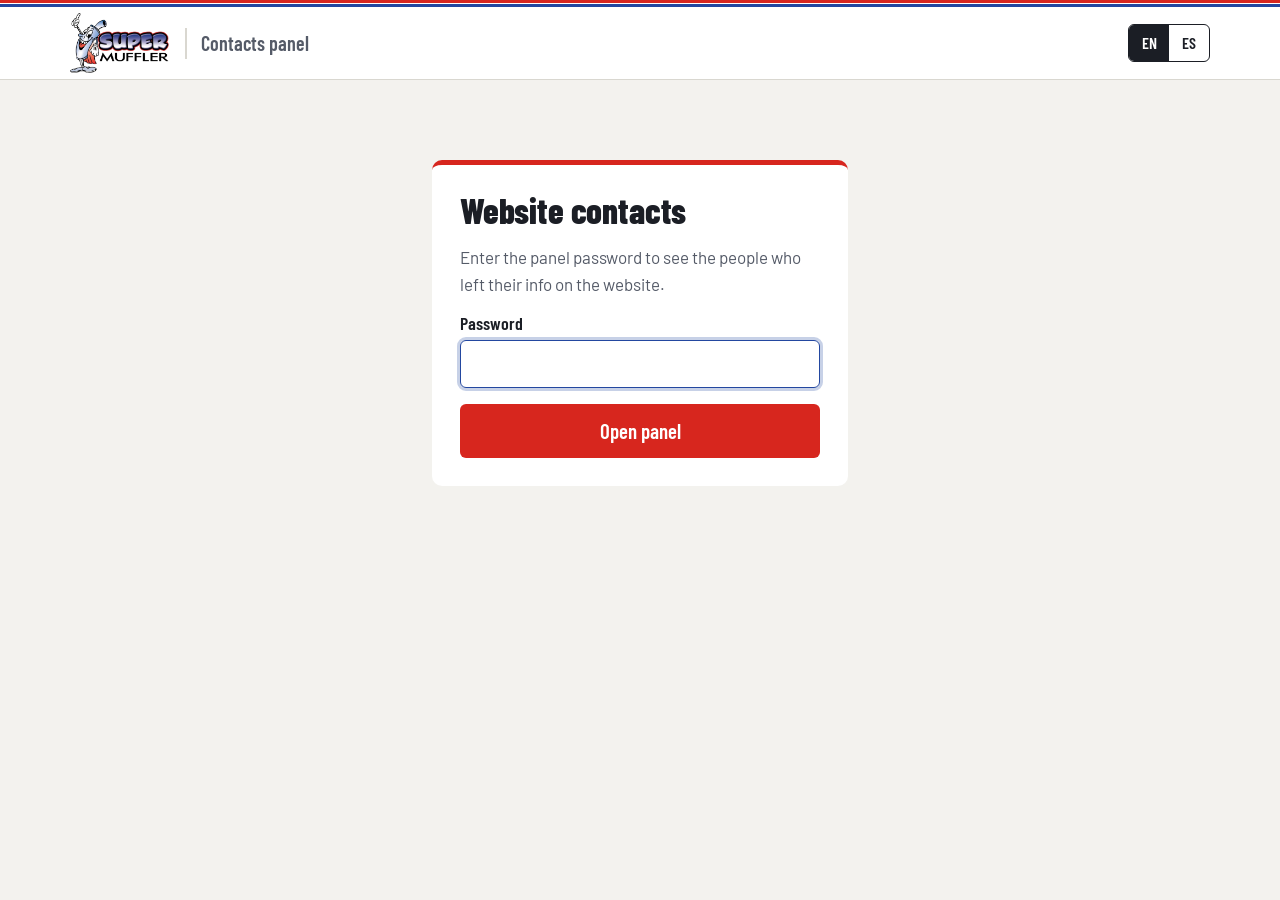
<file: panel/index.html>
<!doctype html>
<html lang="en">
<head>
  <meta charset="utf-8">
  <meta name="viewport" content="width=device-width, initial-scale=1">
  <title>Contacts panel | Super Muffler Inc.</title>
  <meta name="robots" content="noindex, nofollow">
  <meta name="theme-color" content="#0c1a3d">
  <link rel="icon" href="../favicon.ico" sizes="32x32">
  <link rel="apple-touch-icon" href="../apple-touch-icon.png">
  <link rel="stylesheet" href="../css/styles.css">
  <link rel="stylesheet" href="panel.css">
</head>
<body class="panel-body">
  <header class="site-header">
    <div class="wrap header-row">
      <a class="brand" href="../"><img src="../img/logo.png" alt="Super Muffler, go to the website" width="360" height="218"></a>
      <p class="panel-tag" data-t="title">Contacts panel</p>
      <div class="header-actions">
        <div class="lang" role="group" aria-label="Language / Idioma">
          <button type="button" class="lang-btn" data-lang="en" aria-pressed="true">EN</button>
          <button type="button" class="lang-btn" data-lang="es" aria-pressed="false">ES</button>
        </div>
        <button type="button" class="btn btn-outline btn-sm" id="logout" hidden data-t="logout">Log out</button>
      </div>
    </div>
  </header>

  <main>
    <!-- login -->
    <section class="login" id="login">
      <form class="login-card" id="loginForm" novalidate>
        <h1 data-t="loginTitle">Website contacts</h1>
        <p data-t="loginText">Enter the panel password to see the people who left their info on the website.</p>
        <div class="field">
          <label for="pw" data-t="password">Password</label>
          <input id="pw" name="password" type="password" autocomplete="current-password" required>
        </div>
        <button class="btn btn-red btn-lg" type="submit" id="loginBtn" data-t="open">Open panel</button>
        <p class="form-status" id="loginStatus" role="status" aria-live="polite"></p>
        <p class="demo-hint" id="demoHint" hidden data-t="demoHint">Demo: the password is demo</p>
      </form>
    </section>

    <!-- first login: choose a new password -->
    <section class="login" id="changePw" hidden>
      <form class="login-card" id="changeForm" novalidate>
        <h1 data-t="changeTitle">Choose your password</h1>
        <p data-t="changeText">You logged in with the temporary password. Choose a new one to open the panel.</p>
        <div class="field">
          <label for="pw1" data-t="newPw">New password (at least 8 characters)</label>
          <input id="pw1" type="password" autocomplete="new-password" minlength="8" required>
        </div>
        <div class="field">
          <label for="pw2" data-t="newPw2">Type it again</label>
          <input id="pw2" type="password" autocomplete="new-password" minlength="8" required>
        </div>
        <button class="btn btn-red btn-lg" type="submit" id="changeBtn" data-t="saveOpen">Save and open panel</button>
        <p class="form-status" id="changeStatus" role="status" aria-live="polite"></p>
      </form>
    </section>

    <!-- contacts -->
    <section class="wrap app" id="app" hidden>
      <p class="demo-banner" id="demoBanner" hidden data-t="demoBanner">Demo with sample data. Real contacts from the website form will show here once the form is connected.</p>

      <div class="app-head">
        <h1><span data-t="contacts">Contacts</span> <span class="count" id="count"></span></h1>
        <div class="app-actions">
          <button type="button" class="btn btn-outline btn-sm" id="refresh" data-t="refresh">Refresh</button>
          <button type="button" class="btn btn-red btn-sm" id="export" data-t="export">Download CSV</button>
        </div>
      </div>

      <div class="toolbar">
        <label class="sr-only" for="q" data-t="searchLabel">Search contacts</label>
        <input type="search" id="q" autocomplete="off" placeholder="Search by name, email or phone" data-t-ph="search">
        <div class="filters" id="filters" role="group" aria-label="Filter by status" data-t-aria="filterAria"></div>
      </div>

      <p class="app-status" id="appStatus" role="status" aria-live="polite"></p>

      <table class="contacts" id="table">
        <thead>
          <tr>
            <th scope="col" data-t="colDate">Received</th>
            <th scope="col" data-t="colName">Name</th>
            <th scope="col" data-t="colEmail">Email</th>
            <th scope="col" data-t="colPhone">Phone</th>
            <th scope="col" data-t="colSource">Heard about us</th>
            <th scope="col" data-t="colLang">Language</th>
            <th scope="col" data-t="colStatus">Status</th>
          </tr>
        </thead>
        <tbody id="rows"></tbody>
      </table>
      <p class="empty" id="empty" hidden></p>
    </section>
  </main>

  <script type="module" src="panel.js"></script>
</body>
</html>
</file>
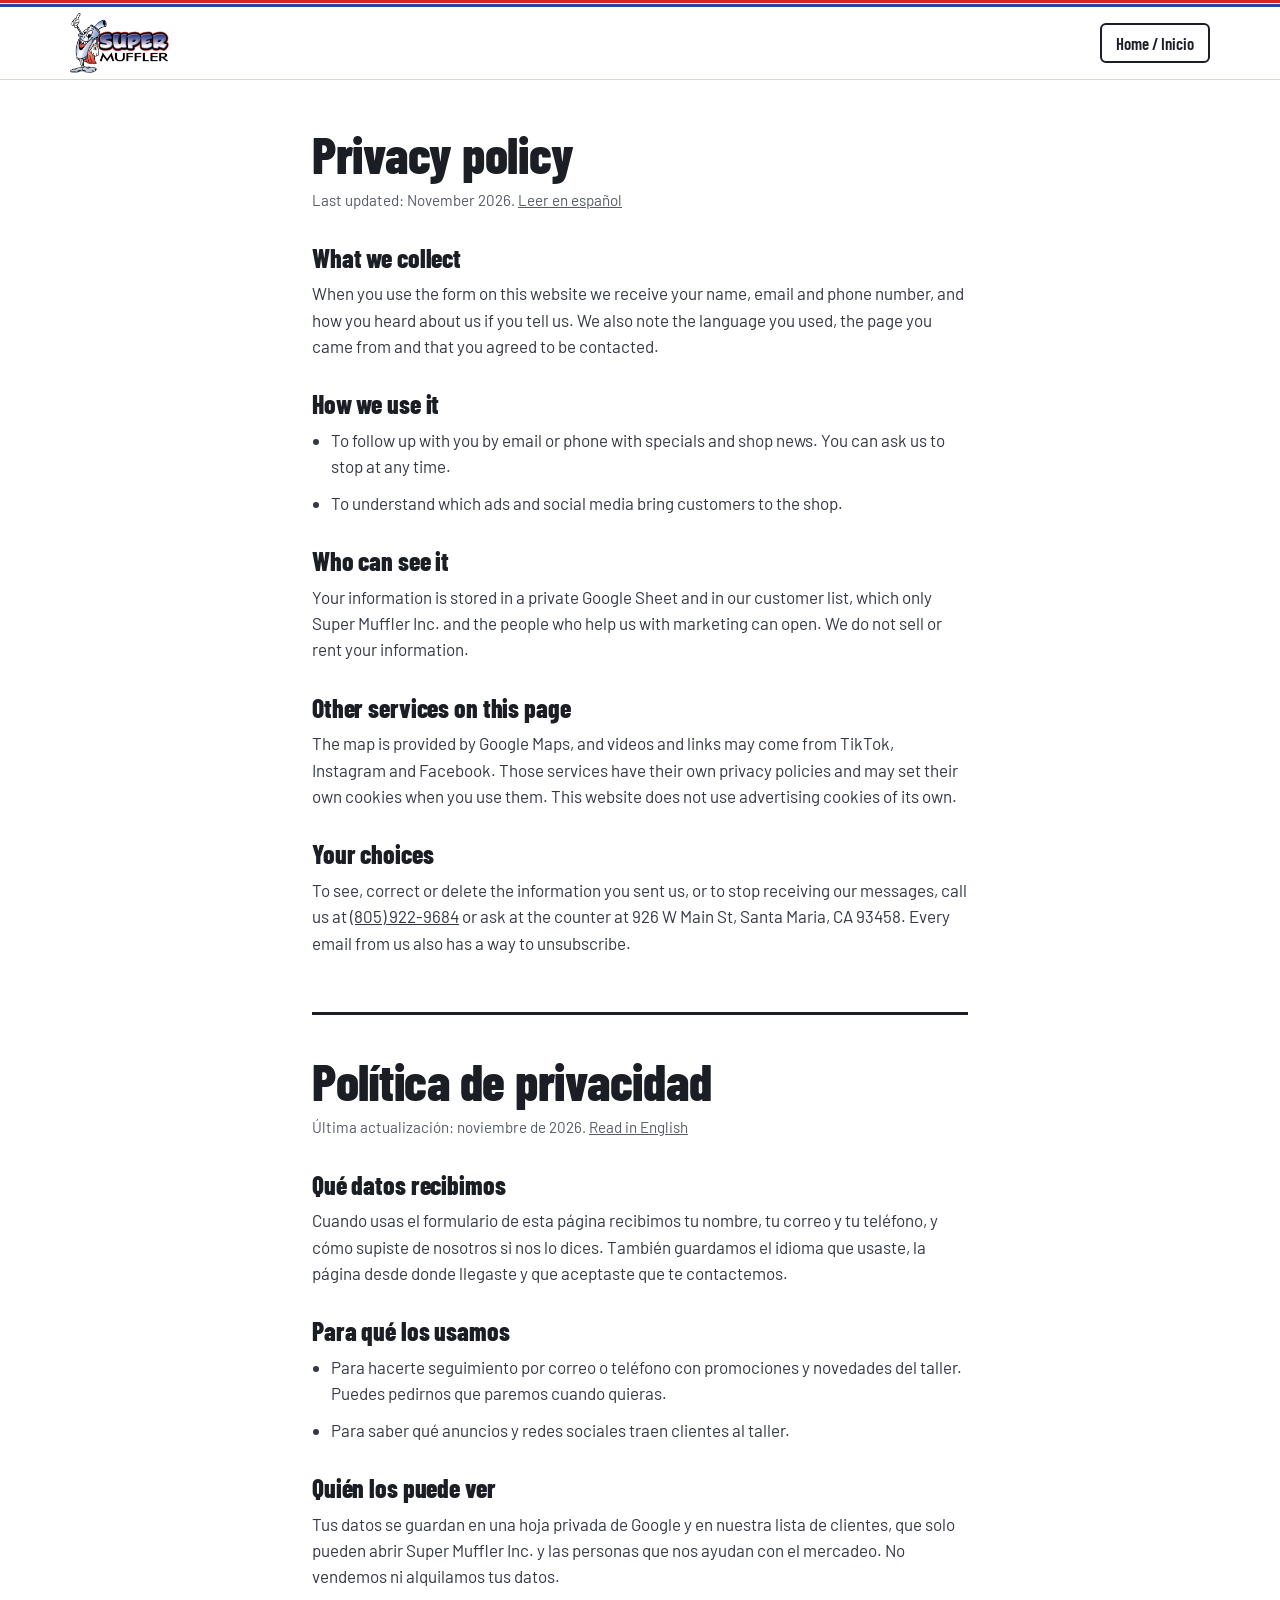
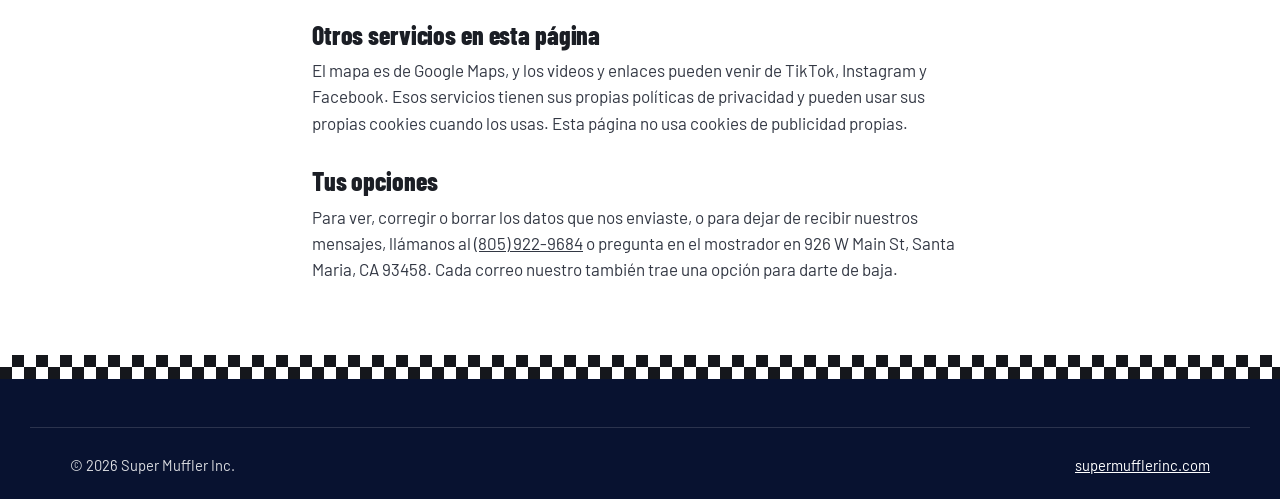
<file: privacy.html>
<!doctype html>
<html lang="en">
<head>
  <meta charset="utf-8">
  <meta name="viewport" content="width=device-width, initial-scale=1">
  <title>Privacy policy | Super Muffler Inc.</title>
  <meta name="description" content="How Super Muffler Inc. uses the information you send through our website.">
  <link rel="canonical" href="https://supermufflerinc.com/privacy.html">
  <meta name="robots" content="noindex">
  <link rel="icon" href="favicon.ico" sizes="32x32">
  <link rel="stylesheet" href="css/styles.css?v=20261123b">
  <style>
    .policy { padding-block: 48px 72px; max-width: 46rem; }
    .policy h1 { font-size: clamp(2.2rem, 6vw, 3.2rem); }
    .policy h2 { font-size: 1.6rem; margin-top: 32px; }
    .policy p, .policy li { margin-top: 10px; color: #333844; }
    .policy ul { list-style: disc; padding-left: 1.2rem; }
    .policy hr { margin: 56px 0 40px; border: 0; border-top: 3px solid var(--ink); }
    .policy .updated { color: var(--muted); font-size: .95rem; }
    body { padding-bottom: 0; }
  </style>
</head>
<body>
  <header class="site-header">
    <div class="wrap header-row">
      <a class="brand" href="./"><img src="img/logo.png" alt="Super Muffler, back to the home page" width="360" height="218"></a>
      <div class="header-actions"><a class="btn btn-outline btn-sm" href="./">Home / Inicio</a></div>
    </div>
  </header>

  <main class="wrap policy">
    <section lang="en" id="en">
      <h1>Privacy policy</h1>
      <p class="updated">Last updated: November 2026. <a href="#es">Leer en español</a></p>

      <h2>What we collect</h2>
      <p>When you use the form on this website we receive your name, email and phone number, and how you heard about us if you tell us. We also note the language you used, the page you came from and that you agreed to be contacted.</p>

      <h2>How we use it</h2>
      <ul>
        <li>To follow up with you by email or phone with specials and shop news. You can ask us to stop at any time.</li>
        <li>To understand which ads and social media bring customers to the shop.</li>
      </ul>

      <h2>Who can see it</h2>
      <p>Your information is stored in a private Google Sheet and in our customer list, which only Super Muffler Inc. and the people who help us with marketing can open. We do not sell or rent your information.</p>

      <h2>Other services on this page</h2>
      <p>The map is provided by Google Maps, and videos and links may come from TikTok, Instagram and Facebook. Those services have their own privacy policies and may set their own cookies when you use them. This website does not use advertising cookies of its own.</p>

      <h2>Your choices</h2>
      <p>To see, correct or delete the information you sent us, or to stop receiving our messages, call us at <a href="tel:+18059229684">(805) 922-9684</a> or ask at the counter at 926 W Main St, Santa Maria, CA 93458. Every email from us also has a way to unsubscribe.</p>
    </section>

    <hr>

    <section lang="es" id="es">
      <h1>Política de privacidad</h1>
      <p class="updated">Última actualización: noviembre de 2026. <a href="#en">Read in English</a></p>

      <h2>Qué datos recibimos</h2>
      <p>Cuando usas el formulario de esta página recibimos tu nombre, tu correo y tu teléfono, y cómo supiste de nosotros si nos lo dices. También guardamos el idioma que usaste, la página desde donde llegaste y que aceptaste que te contactemos.</p>

      <h2>Para qué los usamos</h2>
      <ul>
        <li>Para hacerte seguimiento por correo o teléfono con promociones y novedades del taller. Puedes pedirnos que paremos cuando quieras.</li>
        <li>Para saber qué anuncios y redes sociales traen clientes al taller.</li>
      </ul>

      <h2>Quién los puede ver</h2>
      <p>Tus datos se guardan en una hoja privada de Google y en nuestra lista de clientes, que solo pueden abrir Super Muffler Inc. y las personas que nos ayudan con el mercadeo. No vendemos ni alquilamos tus datos.</p>

      <h2>Otros servicios en esta página</h2>
      <p>El mapa es de Google Maps, y los videos y enlaces pueden venir de TikTok, Instagram y Facebook. Esos servicios tienen sus propias políticas de privacidad y pueden usar sus propias cookies cuando los usas. Esta página no usa cookies de publicidad propias.</p>

      <h2>Tus opciones</h2>
      <p>Para ver, corregir o borrar los datos que nos enviaste, o para dejar de recibir nuestros mensajes, llámanos al <a href="tel:+18059229684">(805) 922-9684</a> o pregunta en el mostrador en 926 W Main St, Santa Maria, CA 93458. Cada correo nuestro también trae una opción para darte de baja.</p>
    </section>
  </main>

  <div class="checker" aria-hidden="true"></div>
  <footer class="site-footer">
    <div class="wrap footer-bottom" style="margin-top:0">
      <p>© 2026 Super Muffler Inc.</p>
      <p><a href="./">supermufflerinc.com</a></p>
    </div>
  </footer>
</body>
</html>
</file>
<file: css/styles.css>
/* Super Muffler Inc. - styles
   Palette taken from the shop itself: the red and blue stripes and the
   black-and-white checkerboard on the storefront, the yellow pole sign,
   and the painted block wall. Type: Barlow, inspired by California road signs. */

@font-face { font-family: "Barlow Condensed"; font-weight: 600; font-style: normal; font-display: swap; src: url("../fonts/barlow-condensed-latin-600-normal.woff2") format("woff2"); }
@font-face { font-family: "Barlow Condensed"; font-weight: 800; font-style: normal; font-display: swap; src: url("../fonts/barlow-condensed-latin-800-normal.woff2") format("woff2"); }
@font-face { font-family: "Barlow"; font-weight: 400; font-style: normal; font-display: swap; src: url("../fonts/barlow-latin-400-normal.woff2") format("woff2"); }
@font-face { font-family: "Barlow"; font-weight: 500; font-style: normal; font-display: swap; src: url("../fonts/barlow-latin-500-normal.woff2") format("woff2"); }
@font-face { font-family: "Barlow"; font-weight: 600; font-style: normal; font-display: swap; src: url("../fonts/barlow-latin-600-normal.woff2") format("woff2"); }

:root {
  --red: #d7261e;
  --red-dark: #b31d16;
  --blue: #2347a0;
  --navy: #0c1a3d;
  --navy-deep: #081230;
  --yellow: #f5c518;
  --wall: #f3f2ee;
  --ink: #1b1e25;
  --muted: #555b68;
  --line: #d9d7d0;
  --white: #fff;
  --ok: #2fb463;

  --display: "Barlow Condensed", "Arial Narrow", sans-serif;
  --text: "Barlow", system-ui, -apple-system, "Segoe UI", sans-serif;

  --header-h: 72px;
  --radius: 6px;
}

*, *::before, *::after { box-sizing: border-box; }
html { -webkit-text-size-adjust: 100%; scroll-behavior: smooth; scroll-padding-top: calc(var(--header-h) + var(--notice-h, 0px) + 12px); }
body {
  margin: 0;
  font-family: var(--text);
  font-size: 1.0625rem;
  line-height: 1.55;
  color: var(--ink);
  background: var(--white);
  text-rendering: optimizeLegibility;
}
[hidden] { display: none !important; }
img { max-width: 100%; height: auto; display: block; }
a { color: inherit; }
button, input, select, textarea { font: inherit; color: inherit; }
h1, h2, h3 { font-family: var(--display); font-weight: 800; line-height: 1; margin: 0; letter-spacing: -0.005em; }
p { margin: 0; }
ul { margin: 0; padding: 0; list-style: none; }
address { font-style: normal; }
svg { fill: currentColor; }

.wrap { width: 100%; max-width: 1220px; margin-inline: auto; padding-inline: clamp(18px, 4vw, 40px); }
.sr-only { position: absolute; width: 1px; height: 1px; overflow: hidden; clip: rect(0 0 0 0); white-space: nowrap; }
.skip { position: absolute; left: 12px; top: -60px; z-index: 100; background: var(--yellow); color: var(--ink); padding: 10px 14px; border-radius: var(--radius); font-weight: 600; }
.skip:focus { top: 12px; }

:focus-visible { outline: 3px solid var(--blue); outline-offset: 2px; }
.hero :focus-visible, .contact :focus-visible, .site-footer :focus-visible, .vets :focus-visible, .brands :focus-visible, .action-bar :focus-visible, .lightbox :focus-visible { outline-color: var(--yellow); }

/* ---------- buttons ---------- */
.btn {
  display: inline-flex; align-items: center; justify-content: center; gap: 8px;
  min-height: 46px; padding: 10px 20px;
  border-radius: var(--radius); border: 2px solid transparent;
  font-family: var(--display); font-weight: 600; font-size: 1.2rem; line-height: 1;
  text-decoration: none; cursor: pointer; white-space: nowrap;
  transition: background-color .15s, color .15s, border-color .15s;
}
.btn svg { width: 20px; height: 20px; flex: none; }
.btn-lg { min-height: 54px; padding: 12px 24px; font-size: 1.3rem; }
.btn-sm { min-height: 40px; padding: 8px 14px; font-size: 1.05rem; }
.btn-red { background: var(--red); color: var(--white); }
.btn-red:hover { background: var(--red-dark); }
.btn-ghost { border-color: rgba(255, 255, 255, .55); color: var(--white); background: transparent; }
.btn-ghost:hover { border-color: var(--white); background: rgba(255, 255, 255, .08); }
.btn-white { background: var(--white); color: var(--red); }
.btn-white:hover { background: #ffe9e7; }
.btn-ink { background: var(--ink); color: var(--white); }
.btn-ink:hover { background: #000; }
.btn-outline { border-color: var(--ink); color: var(--ink); background: transparent; }
.btn-outline:hover { background: var(--ink); color: var(--white); }

/* ---------- header ---------- */
.site-header {
  position: sticky; top: 0; z-index: 50;
  display: flex; flex-direction: column;
  background: var(--white);
  border-bottom: 1px solid var(--line);
}
.site-header::before { /* the storefront pinstripes */
  content: ""; display: block; height: 7px;
  background: linear-gradient(var(--red) 0 3px, var(--white) 3px 4px, var(--blue) 4px 7px);
}

/* holiday notice: the yellow of the pole sign, above the pinstripes */
.notice { order: -1; background: var(--yellow); color: var(--ink); }
.notice-row { display: flex; align-items: center; justify-content: center; gap: 10px; min-height: 40px; padding-block: 6px; }
.notice-icon { width: 20px; height: 20px; flex: none; }
.notice-text { font-size: .95rem; line-height: 1.35; text-align: center; }
.notice-text strong { font-weight: 600; }
.notice-extra { display: none; }
.notice-close {
  flex: none; width: 36px; height: 36px; margin-right: -8px;
  display: grid; place-items: center;
  border: 0; border-radius: var(--radius); background: transparent; cursor: pointer;
  font-size: 1.5rem; line-height: 1;
}
.notice-close:hover { background: rgba(27, 30, 37, .1); }
@media (max-width: 559px) {
  .notice-icon, .notice-reopen { display: none; }
  .notice-text { text-align: left; font-size: .9rem; }
}
@media (min-width: 900px) {
  .notice-extra { display: inline; font-weight: 600; }
}
.header-row { display: flex; align-items: center; gap: 16px; height: calc(var(--header-h) - 8px); }
.brand { flex: none; display: block; }
.brand img { height: 46px; width: auto; }
.nav { display: none; }
.header-actions { margin-left: auto; display: flex; align-items: center; gap: 10px; }
.lang { display: inline-flex; border: 1.5px solid var(--ink); border-radius: var(--radius); overflow: hidden; }
.lang-btn { border: 0; background: transparent; padding: 7px 10px; font-family: var(--display); font-weight: 600; font-size: 1rem; line-height: 1; cursor: pointer; min-width: 40px; min-height: 36px; }
.lang-btn[aria-pressed="true"] { background: var(--ink); color: var(--white); }
.btn-call { min-height: 42px; padding: 8px 12px; }
.btn-call span { display: none; }
.menu-btn { width: 44px; height: 44px; border: 0; background: transparent; display: grid; place-items: center; cursor: pointer; border-radius: var(--radius); }
.menu-icon, .menu-icon::before, .menu-icon::after { display: block; width: 22px; height: 2.5px; background: var(--ink); border-radius: 2px; position: relative; transition: transform .2s; }
.menu-icon::before, .menu-icon::after { content: ""; position: absolute; left: 0; }
.menu-icon::before { top: -7px; }
.menu-icon::after { top: 7px; }
.menu-btn[aria-expanded="true"] .menu-icon { background: transparent; }
.menu-btn[aria-expanded="true"] .menu-icon::before { transform: translateY(7px) rotate(45deg); }
.menu-btn[aria-expanded="true"] .menu-icon::after { transform: translateY(-7px) rotate(-45deg); }

.nav.is-open {
  display: flex; flex-direction: column;
  position: absolute; left: 0; right: 0; top: 100%;
  background: var(--white); border-bottom: 1px solid var(--line);
  padding: 8px clamp(18px, 4vw, 40px) 16px;
  box-shadow: 0 18px 30px -18px rgba(12, 26, 61, .35);
}
.nav a { text-decoration: none; font-family: var(--display); font-weight: 600; font-size: 1.35rem; padding: 10px 0; border-bottom: 1px solid var(--line); }
.nav a:last-child { border-bottom: 0; }

@media (min-width: 560px) {
  .btn-call span { display: inline; }
}
@media (min-width: 1060px) {
  :root { --header-h: 80px; }
  .brand img { height: 60px; }
  .menu-btn { display: none; }
  .nav { display: flex; gap: 22px; margin-left: 28px; }
  .nav a { font-size: 1.15rem; padding: 6px 0; border: 0; border-bottom: 2px solid transparent; }
  .nav a:hover { border-bottom-color: var(--red); }
}

/* ---------- hero + 3D ---------- */
.hero { position: relative; isolation: isolate; overflow: hidden; background: var(--navy); color: var(--white); }
.hero-3d { position: absolute; inset: 0; z-index: 0; }
.x3d-canvas { position: absolute; inset: 0; width: 100%; height: 100%; display: block; opacity: 0; transition: opacity .7s ease; }
.hero.is-3d .x3d-canvas { opacity: 1; }
.hero-grid { position: relative; z-index: 1; display: grid; pointer-events: none; }
.hero-copy, .stage-ui, .x3d-panel { pointer-events: auto; }

.hero-copy { padding-top: 30px; max-width: 34rem; }
.hero-where { display: flex; flex-wrap: wrap; align-items: center; gap: 8px 14px; font-weight: 500; color: rgba(255, 255, 255, .82); font-size: 1rem; }
.hero h1 { margin-top: 14px; font-size: clamp(2.6rem, 9.5vw, 4.5rem); line-height: .94; text-wrap: balance; }
.hero-lede { margin-top: 16px; font-size: 1.15rem; line-height: 1.5; color: rgba(255, 255, 255, .86); max-width: 32rem; }
.hero-ctas { display: flex; flex-wrap: wrap; gap: 12px; margin-top: 24px; }
.hero-estimate { margin-top: 14px; font-weight: 600; font-size: 1.05rem; color: var(--white); padding-left: 12px; border-left: 3px solid var(--yellow); max-width: 30rem; }
.hero-rating { display: inline-flex; align-items: center; gap: 10px; margin-top: 22px; color: var(--white); text-decoration: none; font-size: 1rem; }
.hero-rating:hover span:last-child { text-decoration: underline; }
.stars { color: var(--yellow); letter-spacing: 2px; font-size: 1.15rem; }

.status { display: inline-flex; align-items: center; gap: 8px; font-weight: 600; }
.status-dot { width: 9px; height: 9px; border-radius: 50%; background: #8b93a7; flex: none; }
.status[data-state="open"] .status-dot { background: var(--ok); box-shadow: 0 0 0 4px rgba(47, 180, 99, .22); }
.status[data-state="soon"] .status-dot { background: var(--yellow); box-shadow: 0 0 0 4px rgba(245, 197, 24, .22); }
.status[data-state="closed"] .status-dot { background: var(--red); }

.hero-stage { position: relative; display: flex; flex-direction: column; }
.stage-car { position: relative; height: clamp(300px, 86vw, 440px); }
.x3d-poster { position: absolute; inset: 0; width: 100%; height: 100%; object-fit: contain; }
.stage-ui { padding-bottom: 26px; }
.stage-hint { font-size: .98rem; color: rgba(255, 255, 255, .78); margin-bottom: 10px; }
.chips { display: flex; flex-wrap: wrap; gap: 8px; }
.chip {
  display: inline-flex; align-items: center; gap: 8px;
  min-height: 42px; padding: 6px 14px 6px 6px;
  border-radius: 999px; border: 1.5px solid rgba(255, 255, 255, .28);
  background: rgba(255, 255, 255, .06); color: var(--white);
  font-family: var(--display); font-weight: 600; font-size: 1.1rem; line-height: 1;
  cursor: pointer;
}
.chip:hover { border-color: rgba(255, 255, 255, .7); }
.chip-num { width: 28px; height: 28px; border-radius: 50%; background: var(--red); display: grid; place-items: center; font-weight: 800; font-size: 1rem; }
.chip[aria-pressed="true"] { background: var(--white); color: var(--navy); border-color: var(--white); }

/* labels that float on the 3D parts */
.hero-3d.is-focus .x3d-label:not(.is-active) { opacity: 0; pointer-events: none; }
.x3d-label { position: absolute; left: 0; top: 0; z-index: 2; width: 0; height: 0; padding: 0; border: 0; background: none; color: var(--white); cursor: pointer; opacity: 0; transition: opacity .4s; will-change: transform; }
.x3d-label.is-visible { opacity: 1; }
.x3d-label.is-off { opacity: 0; pointer-events: none; }
.x3d-dot {
  position: absolute; left: 0; top: 0; transform: translate(-50%, -50%);
  width: 28px; height: 28px; border-radius: 50%;
  background: var(--red); border: 2px solid var(--white);
  display: grid; place-items: center;
  font-family: var(--display); font-weight: 800; font-size: 1rem; line-height: 1;
  box-shadow: 0 0 0 6px rgba(215, 38, 30, .28);
  transition: transform .2s, background-color .2s, color .2s;
}
.x3d-label:hover .x3d-dot, .x3d-label.is-active .x3d-dot { background: var(--white); color: var(--red); transform: translate(-50%, -50%) scale(1.12); }
.x3d-name {
  position: absolute; left: 20px; top: calc(-13px + var(--ny, 0px)); white-space: nowrap;
  padding: 3px 9px; border-radius: 4px;
  background: rgba(8, 18, 48, .88); border: 1px solid rgba(255, 255, 255, .18);
  font-family: var(--display); font-weight: 600; font-size: 1rem; line-height: 1.25;
  display: none;
}

.x3d-panel {
  margin-top: 14px;
  background: rgba(8, 18, 48, .94);
  border: 1px solid rgba(255, 255, 255, .16); border-left: 4px solid var(--red);
  border-radius: var(--radius);
  padding: 16px 18px 18px;
}
.x3d-panel article { display: none; }
.x3d-panel article.is-active { display: block; }
.panel-num { font-family: var(--display); font-weight: 800; color: var(--red); font-size: 1rem; }
.x3d-panel h2 { font-size: 1.7rem; margin: 2px 0 6px; }
.x3d-panel p:not(.panel-num) { color: rgba(255, 255, 255, .86); font-size: 1rem; line-height: 1.5; }
.panel-actions { display: flex; flex-wrap: wrap; gap: 10px; margin-top: 14px; }

@media (min-width: 700px) {
  .x3d-name { display: block; }
}
@media (min-width: 960px) {
  .hero-grid {
    grid-template-columns: minmax(0, 5fr) minmax(0, 7fr);
    gap: 24px;
    min-height: clamp(600px, calc(100svh - var(--header-h) - var(--notice-h, 0px) - 24px), 820px);
  }
  .hero-copy { align-self: center; padding: 48px 0; }
  /* keep the headline readable when the camera zooms in on a part */
  .hero-3d::after {
    content: ""; position: absolute; inset: 0; z-index: 1; pointer-events: none;
    background: linear-gradient(90deg, var(--navy) 0%, rgba(12, 26, 61, .92) 30%, rgba(12, 26, 61, 0) 46%);
  }
  .hero h1 { font-size: clamp(3.4rem, 5.4vw, 5rem); }
  .stage-car { height: auto; flex: 1; min-height: 380px; }
  .stage-ui { padding-bottom: 30px; }
  .x3d-panel { position: absolute; top: 26px; right: 0; width: min(360px, 60%); margin: 0; }
}

/* the checkerboard band at the base of the storefront wall */
.checker {
  height: 24px;
  background: conic-gradient(#15171c 25%, #fff 0 50%, #15171c 0 75%, #fff 0) 0 0 / 24px 24px;
}

/* ---------- quick facts ---------- */
.facts { background: var(--white); border-bottom: 1px solid var(--line); }
.facts-list { display: grid; grid-template-columns: 1fr; gap: 18px; padding-block: 28px; }
.facts-list li { display: flex; gap: 14px; align-items: flex-start; }
.facts-list svg { width: 40px; height: 40px; padding: 9px; border-radius: 50%; background: var(--red); color: var(--white); flex: none; }
.facts-list strong { display: block; font-family: var(--display); font-weight: 600; font-size: 1.3rem; line-height: 1.15; }
.facts-list span { color: var(--muted); font-size: .98rem; }
@media (min-width: 640px) { .facts-list { grid-template-columns: 1fr 1fr; } }
@media (min-width: 1060px) {
  .facts-list { grid-template-columns: repeat(5, 1fr); gap: 18px 20px; }
  .facts-list li { gap: 10px; }
  .facts-list svg { width: 34px; height: 34px; padding: 7px; }
  .facts-list span { font-size: .92rem; line-height: 1.45; display: block; margin-top: 2px; }
  .facts-list .nowrap-lines { white-space: nowrap; }
}

/* ---------- sections ---------- */
.section { padding-block: clamp(56px, 8vw, 104px); }
.section-head { margin-bottom: clamp(28px, 4vw, 44px); max-width: 44rem; }
.section-head h2, .visit-info h2, .score h2, .contact-copy h2 { font-size: clamp(2.2rem, 5vw, 3.3rem); text-wrap: balance; }
.section-head p { margin-top: 12px; font-size: 1.15rem; color: var(--muted); }

/* services */
.services { background: var(--wall); }
.service-list { display: grid; grid-template-columns: 1fr; gap: 30px 40px; }
.service { border-top: 3px solid var(--ink); padding-top: 16px; display: flex; flex-direction: column; align-items: flex-start; }
.service h3 { font-weight: 600; font-size: 1.75rem; line-height: 1.05; }
.service p { margin-top: 8px; color: var(--muted); max-width: 36rem; }
.see-part {
  margin-top: 12px; padding: 4px 0; border: 0; background: none; cursor: pointer;
  font-family: var(--display); font-weight: 600; font-size: 1.1rem; color: var(--blue);
  text-decoration: underline; text-underline-offset: 4px; text-decoration-thickness: 2px;
  display: inline-flex; align-items: center; gap: 8px;
}
.see-part::before { content: ""; width: 18px; height: 18px; border-radius: 50%; border: 2px solid var(--red); box-shadow: inset 0 0 0 3px var(--wall), inset 0 0 0 9px var(--red); }
.see-part:hover { color: var(--red); }
@media (min-width: 720px) { .service-list { grid-template-columns: 1fr 1fr; } }
@media (min-width: 1060px) { .service-list { grid-template-columns: repeat(3, 1fr); } }

/* veterans */
.vets { background: var(--red); color: var(--white); }
.vets-row { display: grid; grid-template-columns: auto 1fr; gap: 14px 18px; align-items: center; padding-block: 30px; }
.vets-star { width: 46px; height: 46px; color: var(--white); }
.vets h2 { font-size: clamp(1.8rem, 4vw, 2.5rem); }
.vets p { margin-top: 6px; color: rgba(255, 255, 255, .92); }
.vets .btn { grid-column: 1 / -1; justify-self: start; }
@media (min-width: 760px) {
  .vets-row { grid-template-columns: auto 1fr auto; }
  .vets .btn { grid-column: auto; }
}

/* gallery */
.gallery { display: grid; grid-template-columns: repeat(2, 1fr); grid-auto-rows: 150px; grid-auto-flow: dense; gap: 8px; }
.gallery li.g-tall { grid-row: span 2; }
.g-item { width: 100%; height: 100%; padding: 0; border: 0; background: #ddd; border-radius: var(--radius); overflow: hidden; cursor: zoom-in; display: block; }
.g-item img { width: 100%; height: 100%; object-fit: cover; }
@media (min-width: 760px) { .gallery { grid-template-columns: repeat(3, 1fr); grid-auto-rows: 210px; gap: 12px; } }
@media (min-width: 1060px) { .gallery { grid-auto-rows: 250px; } }

/* brands: logo tiles; yellow logos sit on the checkerboard black */
.brands { background: var(--navy); color: var(--white); }
.brands-row { padding-block: 36px 40px; display: grid; gap: 18px; justify-items: center; }
.brands h2 { font-weight: 600; font-size: 1.4rem; color: rgba(255, 255, 255, .8); text-align: center; }
.brand-list { width: 100%; display: flex; flex-wrap: wrap; justify-content: center; gap: 8px; }
.brand-list li {
  flex: 0 0 calc((100% - 16px) / 3); height: 74px; padding: 10px 12px;
  display: grid; place-items: center; background: var(--white); border-radius: var(--radius);
}
.brand-list li.is-dark { background: #15171c; }
.brand-list img { max-width: 100%; max-height: 52px; width: auto; height: auto; object-fit: contain; }
@media (min-width: 760px) {
  .brand-list { gap: 12px; }
  .brand-list li { flex-basis: calc((100% - 48px) / 5); height: 96px; padding: 14px 20px; }
  .brand-list img { max-height: 66px; }
}

/* reviews */
.reviews { background: var(--wall); }
.reviews-grid { display: grid; gap: 40px; }
.score-num { font-family: var(--display); font-weight: 800; font-size: clamp(6rem, 18vw, 9rem); line-height: .85; margin-top: 22px; }
.stars-lg { font-size: 1.8rem; margin-top: 6px; }
.score-sub { color: var(--muted); margin-top: 4px; }
.score-actions { display: flex; flex-wrap: wrap; gap: 10px; margin-top: 22px; }
.review-list { display: grid; gap: 16px; }
.review { background: var(--white); border-radius: var(--radius); padding: 22px 24px; border-left: 4px solid var(--yellow); }
.review blockquote { margin: 0; font-size: 1.15rem; line-height: 1.5; }
.review-by { margin-top: 12px; display: flex; flex-wrap: wrap; gap: 4px 10px; align-items: baseline; color: var(--muted); font-size: .95rem; }
.review-by strong { color: var(--ink); font-size: 1rem; }
@media (min-width: 960px) { .reviews-grid { grid-template-columns: 5fr 7fr; gap: 64px; } }

/* social + videos */
.social-list { display: grid; gap: 12px; }
.social-card {
  display: grid; grid-template-columns: auto 1fr; grid-template-rows: auto auto; column-gap: 14px; align-items: center;
  padding: 18px 20px; border: 1.5px solid var(--line); border-radius: var(--radius); text-decoration: none;
}
.social-card:hover { border-color: var(--ink); }
.social-card svg { grid-row: span 2; width: 34px; height: 34px; }
.social-name { font-family: var(--display); font-weight: 600; font-size: 1.4rem; line-height: 1.1; }
.social-handle { color: var(--muted); }
.video-grid {
  display: flex; gap: 16px; align-items: flex-start;
  overflow-x: auto; scroll-snap-type: x mandatory; overscroll-behavior-x: contain;
  padding-bottom: 12px; margin-bottom: 18px;
}
.video-grid > .video-card { flex: 0 0 min(340px, 86vw); scroll-snap-align: start; }
.video-card { position: relative; aspect-ratio: 9 / 16; border-radius: var(--radius); overflow: hidden; background: var(--navy); }
.video-card button { position: absolute; inset: 0; border: 0; padding: 0; background: none; cursor: pointer; color: var(--white); }
.video-card img { width: 100%; height: 100%; object-fit: cover; opacity: .75; }
.video-card .play { position: absolute; left: 50%; top: 50%; transform: translate(-50%, -50%); width: 64px; height: 64px; border-radius: 50%; background: var(--red); display: grid; place-items: center; }
.video-card .play::before { content: ""; border-left: 20px solid var(--white); border-top: 12px solid transparent; border-bottom: 12px solid transparent; margin-left: 5px; }
.video-card .v-title { position: absolute; left: 0; right: 0; bottom: 0; padding: 30px 14px 12px; background: linear-gradient(transparent, rgba(8, 18, 48, .9)); font-family: var(--display); font-weight: 600; font-size: 1.15rem; text-align: left; }
.video-card:not(.is-ig) iframe { position: absolute; inset: 0; width: 100%; height: 100%; border: 0; }
.video-card.is-ig { aspect-ratio: auto; background: transparent; overflow: visible; min-height: 420px; }
.video-card.is-ig .instagram-media { margin: 0 !important; min-width: 0 !important; width: 100% !important; max-width: 100% !important; }
.video-card.is-ig blockquote { margin: 0; padding: 20px; border: 1.5px solid var(--line); border-radius: var(--radius); background: var(--white); }
@media (min-width: 760px) { .social-list { grid-template-columns: repeat(3, 1fr); } }

/* visit */
.visit { background: var(--wall); }
.visit-grid { display: grid; gap: 28px; }
.storefront { margin: 0; }
.storefront img { border-radius: var(--radius); width: 100%; }
.storefront figcaption { margin-top: 10px; color: var(--muted); font-size: .98rem; }
.visit-info .status { margin-top: 14px; }
.status-lg { font-size: 1.1rem; }
.visit-info address { margin-top: 12px; font-size: 1.2rem; line-height: 1.4; }
.hours { width: 100%; max-width: 26rem; border-collapse: collapse; margin-top: 18px; }
.hours th, .hours td { text-align: left; padding: 9px 10px; border-bottom: 1px solid var(--line); font-weight: 400; }
.hours th { font-weight: 600; }
.hours td { text-align: right; font-variant-numeric: tabular-nums; }
.hours tr.is-today { background: var(--white); box-shadow: inset 4px 0 0 var(--red); }
.hours tr.is-today th, .hours tr.is-today td { font-weight: 600; }
.hours tr.is-holiday td { color: var(--red); }
.hours .hours-off { font-weight: 600; }
.hours .hours-why { font-weight: 400; }
.dropoff { margin-top: 12px; font-size: .98rem; color: var(--muted); max-width: 26rem; }
.visit-actions { display: flex; flex-wrap: wrap; gap: 10px; margin-top: 22px; }
.map { border-radius: var(--radius); overflow: hidden; background: #dfe3ea; min-height: 300px; }
.map iframe { width: 100%; height: 100%; min-height: 300px; border: 0; display: block; }
.visit-info { order: -1; }
@media (min-width: 960px) {
  .visit-grid { grid-template-columns: 7fr 5fr; gap: 40px 56px; align-items: start; }
  .visit-info { order: 0; }
  .map { grid-column: 1 / -1; height: 360px; }
}

/* contact */
.contact { background: var(--navy); color: var(--white); }
.contact-grid { display: grid; gap: 32px; }
.contact-copy p { margin-top: 14px; font-size: 1.15rem; color: rgba(255, 255, 255, .86); max-width: 30rem; }
/* estimate note: the shop's own "call or visit for an estimate" rule, marked like a highlighter */
.estimate-note { margin-top: 24px; background: var(--yellow); color: var(--ink); border-radius: var(--radius); padding: 18px 20px 20px; max-width: 30rem; }
.contact-copy .estimate-note p { margin: 0 0 14px; color: var(--ink); font-size: 1.1rem; line-height: 1.45; }
.estimate-note strong { display: block; font-family: var(--display); font-weight: 800; font-size: 1.6rem; line-height: 1.05; margin-bottom: 4px; }
.lead-form { display: grid; grid-template-columns: 1fr; gap: 16px 18px; background: var(--white); color: var(--ink); border-radius: 10px; padding: clamp(20px, 4vw, 34px); }
.field { display: flex; flex-direction: column; gap: 6px; min-width: 0; }
.field label, .pref legend { font-family: var(--display); font-weight: 600; font-size: 1.12rem; line-height: 1.2; }
.opt { font-family: var(--text); font-weight: 400; font-size: .9rem; color: var(--muted); }
.field input, .field select, .field textarea {
  width: 100%; min-height: 48px; padding: 10px 12px;
  border: 1.5px solid #bfc3cd; border-radius: var(--radius); background: var(--white);
  font-size: 1rem;
}
.field textarea { min-height: 96px; resize: vertical; }
.field input:focus, .field select:focus, .field textarea:focus { border-color: var(--blue); outline: 3px solid rgba(35, 71, 160, .25); outline-offset: 0; }
.field input[aria-invalid="true"], .check input[aria-invalid="true"] { border-color: var(--red); outline: 2px solid rgba(215, 38, 30, .35); }
.pref { border: 0; padding: 0; margin: 0; flex-direction: row; flex-wrap: wrap; gap: 8px 18px; }
.pref legend { width: 100%; margin-bottom: 6px; padding: 0; }
.pref label { display: inline-flex; align-items: center; gap: 8px; font-family: var(--text); font-weight: 500; font-size: 1rem; cursor: pointer; min-height: 32px; }
.pref input, .check input { width: 20px; height: 20px; accent-color: var(--red); margin: 0; flex: none; }
.check { display: flex; gap: 12px; align-items: flex-start; font-size: .96rem; line-height: 1.45; cursor: pointer; }
.check input { margin-top: 2px; }
.hp { position: absolute !important; left: -9999px; width: 1px; height: 1px; overflow: hidden; }
.form-foot { display: flex; flex-wrap: wrap; gap: 12px 20px; align-items: center; margin-top: 4px; }
.small { font-size: .9rem; color: var(--muted); max-width: 26rem; }
.form-status:empty { display: none; }
.form-status { padding: 12px 14px; border-radius: var(--radius); font-weight: 500; }
.form-status[data-state="ok"] { background: #e7f6ed; color: #135b31; border: 1px solid #a9dcbc; }
.form-status[data-state="error"] { background: #fdeceb; color: #8d1a14; border: 1px solid #f2b5b1; }
.form-status[data-state="sending"] { background: #eef1f8; color: var(--navy); }
.form-status a { font-weight: 600; }
@media (min-width: 640px) {
  .lead-form { grid-template-columns: 1fr 1fr; }
  .field-wide { grid-column: 1 / -1; }
}
@media (min-width: 960px) { .contact-grid { grid-template-columns: 5fr 7fr; gap: 56px; align-items: start; } }

/* footer */
.site-footer { background: var(--navy-deep); color: rgba(255, 255, 255, .85); padding-top: 48px; }
.footer-grid { display: grid; gap: 28px; }
.footer-logo { width: 170px; height: auto; }
.site-footer h2 { font-weight: 600; font-size: 1.25rem; color: var(--white); margin-bottom: 8px; }
.site-footer p { margin-top: 8px; }
.site-footer a { color: var(--white); }
.footer-links { display: grid; gap: 6px; }
.footer-bottom { display: flex; flex-wrap: wrap; justify-content: space-between; gap: 8px; margin-top: 40px; padding-block: 18px 22px; border-top: 1px solid rgba(255, 255, 255, .14); font-size: .92rem; }
@media (min-width: 760px) { .footer-grid { grid-template-columns: 1.3fr 1fr 1.25fr .8fr; } }

/* mobile action bar */
.action-bar {
  position: fixed; left: 0; right: 0; bottom: 0; z-index: 60;
  display: grid; grid-template-columns: repeat(2, 1fr);
  background: var(--navy-deep); border-top: 3px solid var(--red);
  padding-bottom: env(safe-area-inset-bottom);
}
.action-bar a { display: flex; flex-direction: column; align-items: center; justify-content: center; gap: 2px; min-height: 58px; color: var(--white); text-decoration: none; font-family: var(--display); font-weight: 600; font-size: 1.05rem; }
.action-bar a:first-child { background: var(--red); }
.action-bar svg { width: 20px; height: 20px; }
body { padding-bottom: calc(61px + env(safe-area-inset-bottom)); }
@media (min-width: 760px) {
  .action-bar { display: none; }
  body { padding-bottom: 0; }
}

/* lightbox */
.lightbox { width: 100vw; height: 100vh; max-width: none; max-height: none; margin: 0; padding: 0; border: 0; background: rgba(5, 10, 26, .96); color: var(--white); }
.lightbox[open] { display: grid; place-items: center; grid-template-rows: 1fr auto; }
.lightbox::backdrop { background: rgba(5, 10, 26, .8); }
.lightbox img { max-width: 92vw; max-height: 80vh; width: auto; height: auto; border-radius: var(--radius); align-self: end; }
.lightbox p { padding: 12px 20px 24px; text-align: center; }
.lb-btn { position: absolute; border: 0; background: rgba(255, 255, 255, .12); color: var(--white); width: 52px; height: 52px; border-radius: 50%; font-size: 2rem; line-height: 1; cursor: pointer; display: grid; place-items: center; }
.lb-btn:hover { background: rgba(255, 255, 255, .24); }
.lb-close { top: 16px; right: 16px; }
.lb-prev { left: 12px; top: 50%; transform: translateY(-50%); }
.lb-next { right: 12px; top: 50%; transform: translateY(-50%); }

@media (prefers-reduced-motion: reduce) {
  html { scroll-behavior: auto; }
  *, *::before, *::after { transition-duration: .01ms !important; animation-duration: .01ms !important; }
}
</file>
<file: panel/panel.css>
/* Contacts panel - builds on ../css/styles.css */
.panel-body { padding-bottom: 0; background: var(--wall); min-height: 100vh; }
.panel-tag { display: none; font-family: var(--display); font-weight: 600; font-size: 1.25rem; color: var(--muted); padding-left: 14px; border-left: 2px solid var(--line); }
@media (min-width: 640px) { .panel-tag { display: block; } }

/* login */
.login { padding: clamp(32px, 8vw, 80px) 18px; display: grid; place-items: center; }
.login-card { width: 100%; max-width: 26rem; background: var(--white); border-radius: 10px; padding: 28px; border-top: 5px solid var(--red); display: grid; gap: 16px; }
.login-card h1 { font-size: 2.2rem; }
.login-card p { color: var(--muted); }
.login-card .btn { width: 100%; }
.demo-hint { font-size: .95rem; background: #fff6d6; border-radius: var(--radius); padding: 8px 12px; color: var(--ink) !important; }

/* app */
.app { padding-block: 24px 56px; }
.demo-banner { background: var(--yellow); color: var(--ink); border-radius: var(--radius); padding: 10px 14px; font-weight: 500; margin-bottom: 18px; }
.app-head { display: flex; flex-wrap: wrap; align-items: center; justify-content: space-between; gap: 12px; }
.app-head h1 { font-size: clamp(2rem, 5vw, 2.8rem); }
.count { font-family: var(--text); font-weight: 500; font-size: 1.1rem; color: var(--muted); }
.app-actions { display: flex; gap: 10px; flex-wrap: wrap; }

.toolbar { display: grid; gap: 12px; margin-top: 18px; }
.toolbar input[type="search"] { width: 100%; min-height: 46px; padding: 10px 14px; border: 1.5px solid #bfc3cd; border-radius: var(--radius); background: var(--white); font-size: 1rem; }
.toolbar input[type="search"]:focus { border-color: var(--blue); outline: 3px solid rgba(35, 71, 160, .25); outline-offset: 0; }
.filters { display: flex; flex-wrap: wrap; gap: 8px; }
.filter {
  min-height: 38px; padding: 6px 14px; border-radius: 999px; border: 1.5px solid #c9ccd6; background: var(--white);
  font-family: var(--display); font-weight: 600; font-size: 1.02rem; cursor: pointer; display: inline-flex; align-items: center; gap: 8px;
}
.filter b { font-family: var(--text); font-weight: 600; font-size: .85rem; background: var(--wall); border-radius: 999px; padding: 1px 8px; }
.filter[aria-pressed="true"] { background: var(--ink); color: var(--white); border-color: var(--ink); }
.filter[aria-pressed="true"] b { background: rgba(255, 255, 255, .18); }
.app-status { margin-top: 12px; font-size: .95rem; color: var(--muted); min-height: 1.4em; }
.app-status[data-state="error"] { color: #8d1a14; font-weight: 500; }

/* table (cards on phones) */
.contacts { width: 100%; border-collapse: separate; border-spacing: 0; margin-top: 6px; }
.contacts thead { display: none; }
.contacts tbody { display: grid; gap: 10px; }
.contacts tr { display: grid; grid-template-columns: 1fr auto; gap: 2px 12px; background: var(--white); border-radius: var(--radius); padding: 14px 16px; border-left: 4px solid var(--line); }
.contacts tr[data-status="New"] { border-left-color: var(--red); }
.contacts tr[data-status="Added to CRM"] { border-left-color: var(--yellow); }
.contacts tr[data-status="Customer"] { border-left-color: var(--ok); }
.contacts tr[data-status="Unsubscribed"], .contacts tr[data-status="Spam"] { opacity: .6; }
.contacts td { padding: 0; min-width: 0; overflow-wrap: anywhere; }
.contacts td.c-name { font-family: var(--display); font-weight: 600; font-size: 1.35rem; line-height: 1.15; grid-column: 1; }
.contacts td.c-date { grid-column: 1 / -1; order: -1; font-size: .88rem; color: var(--muted); }
.contacts td.c-status { grid-column: 2; grid-row: 2 / span 3; align-self: start; }
.contacts td.c-email, .contacts td.c-phone { grid-column: 1; }
.contacts td.c-meta { grid-column: 1; font-size: .9rem; color: var(--muted); }
.contacts a { color: var(--blue); text-decoration: none; font-weight: 500; }
.contacts a:hover { text-decoration: underline; }
.contacts select { min-height: 38px; padding: 6px 8px; border: 1.5px solid #c9ccd6; border-radius: var(--radius); background: var(--white); font-size: .95rem; max-width: 9.5rem; }
.empty { margin-top: 24px; padding: 28px; text-align: center; background: var(--white); border-radius: var(--radius); color: var(--muted); }

@media (min-width: 960px) {
  .toolbar { grid-template-columns: minmax(16rem, 24rem) 1fr; align-items: center; }
  .contacts { background: var(--white); border-radius: var(--radius); overflow: hidden; }
  .contacts thead { display: table-header-group; }
  .contacts tbody { display: table-row-group; }
  .contacts tr { display: table-row; padding: 0; border: 0; }
  .contacts th { text-align: left; font-family: var(--display); font-weight: 600; font-size: 1.02rem; padding: 12px 14px; background: var(--navy); color: var(--white); }
  .contacts td { display: table-cell; padding: 12px 14px; border-top: 1px solid var(--line); vertical-align: middle; }
  .contacts tbody tr td:first-child { box-shadow: inset 4px 0 0 var(--line); }
  .contacts tr[data-status="New"] td:first-child { box-shadow: inset 4px 0 0 var(--red); }
  .contacts tr[data-status="Added to CRM"] td:first-child { box-shadow: inset 4px 0 0 var(--yellow); }
  .contacts tr[data-status="Customer"] td:first-child { box-shadow: inset 4px 0 0 var(--ok); }
  .contacts td.c-name { font-size: 1.15rem; }
  .contacts td.c-date { font-size: .92rem; white-space: nowrap; }
  .contacts td.c-meta { font-size: .95rem; }
  .contacts tbody tr:hover td { background: #fafaf8; }
}
</file>
